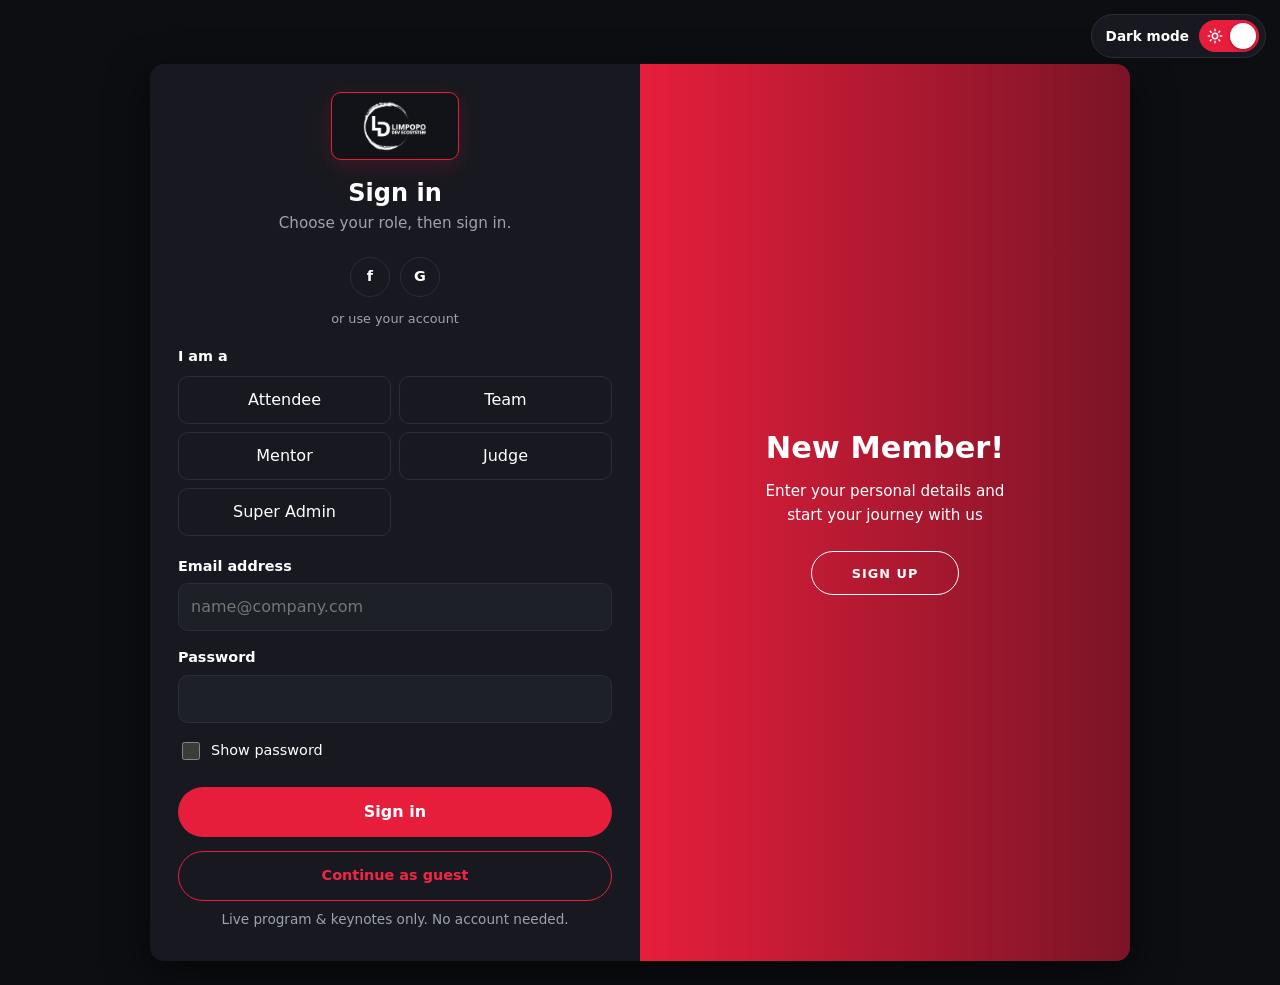
<file: index.html>
<!DOCTYPE html>
<!-- Author: NkosinathiM-ship -->
<html lang="en">
<head>
<meta charset="utf-8">
<meta name="viewport" content="width=device-width, initial-scale=1">
<title>Sign in or register</title>

<!-- Edited by NkosinathiM-ship: login page theme and relative asset paths. -->
<!-- Styles: all the CSS lives in css/login.css -->
<link rel="stylesheet" href="css/login.css">

<!-- Apply the saved theme, defaulting to the site's dark theme before paint. -->
<script>
  try{
    document.documentElement.dataset.theme = localStorage.getItem('theme') || 'dark';
  }catch(e){}
</script>
</head>

<!-- ==========================================================================
     LOGIN / REGISTRATION PAGE

     Page structure
     1. Overlay panel ... slides left/right to switch between "Sign in" and "New member"
     2. Auth view ....... role picker + sign-in / registration form
     3. Done view ....... account status

     Only one view is visible at a time. JavaScript switches between them
     using the "hidden" attribute.
     ========================================================================== -->
<body>

<!-- LIGHT / DARK SWITCH (top right): click to slide between light and dark -->
<button class="theme-toggle" id="theme-toggle" type="button" role="switch" aria-checked="false" aria-label="Dark mode">
  <span class="theme-text" id="theme-text" aria-hidden="true">Light mode</span>
  <span class="track" aria-hidden="true">
    <svg class="i-sun" viewBox="0 0 24 24" fill="none" stroke="currentColor" stroke-width="2.2" stroke-linecap="round" stroke-linejoin="round"><circle cx="12" cy="12" r="4"/><path d="M12 2v2M12 20v2M4.9 4.9l1.4 1.4M17.7 17.7l1.4 1.4M2 12h2M20 12h2M4.9 19.1l1.4-1.4M17.7 6.3l1.4-1.4"/></svg>
    <svg class="i-moon" viewBox="0 0 24 24" fill="none" stroke="currentColor" stroke-width="2.2" stroke-linecap="round" stroke-linejoin="round"><path d="M21 12.8A9 9 0 1 1 11.2 3a7 7 0 0 0 9.8 9.8z"/></svg>
    <span class="knob"></span>
  </span>
</button>

<main class="panel" id="panel" data-mode="login">

  <div class="body">

    <!-- ====================================================================
         2. AUTH VIEW
         Shown first. Used for both signing in and registering.
         ==================================================================== -->
    <section id="view-auth">
      <!-- Edited by NkosinathiM-ship: Limpopo Dev Ecosystem login branding. -->
      <img class="brand-logo" src="assets/logo-white.png" alt="Limpopo Dev Ecosystem">
      <!-- Heading and subtitle change depending on the active tab -->
      <h1 id="title">Welcome back</h1>
      <p class="sub" id="subtitle">Choose your role, then sign in.</p>

      <!-- PROGRESS (registration only): which of the 3 steps you are on -->
      <ol class="steps reg" id="steps" hidden aria-label="Registration progress">
        <li data-n="1"><b>1</b><span>About you</span></li>
        <li data-n="2"><b>2</b><span>Your work</span></li>
        <li data-n="3"><b>3</b><span>Finish</span></li>
      </ol>

      <!-- Social sign-in buttons (not connected yet: see js/login.js) -->
      <div class="social" data-step="1" role="group" aria-label="Sign in with a social account">
        <button class="soc" type="button" data-provider="Facebook" aria-label="Continue with Facebook">f</button>
        <button class="soc" type="button" data-provider="Google" aria-label="Continue with Google">G</button>
      </div>
      <p class="or" id="or-text" data-step="1">or use your account</p>

      <!-- novalidate: JavaScript does the validation so we control the messages -->
      <form id="form" novalidate>

        <!-- Form-level error (e.g. "Email or password is incorrect") -->
        <div class="form-err" id="form-err" role="alert"></div>

        <!-- ROLE PICKER (shown for both sign in and register) -->
        <fieldset data-step="1">
          <legend>I am a</legend>
          <div class="roles">
            <label class="role"><input type="radio" name="role" value="Attendee"><span>Attendee</span></label>
            <label class="role"><input type="radio" name="role" value="Team"><span>Team</span></label>
            <label class="role"><input type="radio" name="role" value="Mentor"><span>Mentor</span></label>
            <label class="role"><input type="radio" name="role" value="Judge"><span>Judge</span></label>
            <!-- Edited by NkosinathiM-ship: Super Admin role option. -->
            <label class="role"><input type="radio" name="role" value="Super Admin"><span>Super Admin</span></label>
          </div>
          <p class="err" id="e-role"></p>
        </fieldset>

        <!-- NOTE: elements with class "reg" are REGISTRATION-ONLY.
             They start hidden and are shown when "New member" is selected. -->

        <!-- PROFILE PHOTO (registration only) -->
        <div class="field reg" data-step="1" hidden>
          <p class="lbl" id="photo-label">Profile photo</p>
          <div class="photo-row">
            <div class="avatar" id="avatar" aria-hidden="true">
              <svg width="32" height="32" viewBox="0 0 24 24" fill="none" stroke="currentColor" stroke-width="1.8" stroke-linecap="round" stroke-linejoin="round"><circle cx="12" cy="8" r="4"/><path d="M4 21c0-4.4 3.6-7 8-7s8 2.6 8 7"/></svg>
            </div>
            <div>
              <!-- Real file input is visually hidden; the label next to it acts as the button -->
              <input class="sr" type="file" id="photo" accept="image/png,image/jpeg,image/webp" aria-labelledby="photo-label">
              <label class="btn-outline" for="photo" id="photo-btn">Choose photo</label>
              <button class="link" type="button" id="photo-remove" hidden>Remove</button>
              <p class="hint">JPG, PNG or WebP, up to 2 MB.</p>
            </div>
          </div>
          <p class="err" id="e-photo"></p>
        </div>

        <!-- Full name (registration only) -->
        <div class="field reg" data-step="1" hidden>
          <label class="l" for="fullname">Full Name</label>
          <input class="t" id="fullname" autocomplete="name">
          <p class="err" id="e-fullname"></p>
        </div>

        <!-- Email (sign in and register) -->
        <div class="field" data-step="1">
          <label class="l" for="email">Email address</label>
          <input class="t" id="email" type="email" autocomplete="email" placeholder="name@company.com">
          <p class="err" id="e-email"></p>
        </div>

        <!-- TEAM NAME (registration only, and only when the role is "Team").
             Not a "reg" element: JavaScript shows or hides it when a role is picked. -->
        <div class="field" id="team-field" data-step="2" hidden>
          <label class="l" for="team">Team name (Optional or New Team)</label>
          <input class="t" id="team" autocomplete="off" placeholder="e.g. Phoenix">
          <p class="err" id="e-team"></p>
        </div>

        <!-- Job title + Organisation, side by side (registration only) -->
        <div class="row reg" data-step="2" hidden>
          <div class="field">
            <label class="l" for="job">Job title</label>
            <input class="t" id="job" autocomplete="organization-title" placeholder="Product designer">
            <p class="err" id="e-job"></p>
          </div>
          <div class="field">
            <label class="l" for="org">Organisation</label>
            <input class="t" id="org" autocomplete="organization" placeholder="Your company or group">
            <p class="err" id="e-org"></p>
          </div>
        </div>

        <!-- Description (registration only), limited to 300 characters -->
        <div class="field reg" data-step="2" hidden>
          <label class="l" for="about">Bio & Background</label>
          <textarea id="about" maxlength="300" placeholder="A short description of what you do and what you're working on"></textarea>
          <p class="err" id="e-about"></p>
        </div>

        <!-- SKILLS & TECH STACK (registration only).
             Type a skill and press Enter / Add, or tap a suggestion. -->
        <div class="field reg" data-step="2" hidden>
          <label class="l" for="skill-input">Skills &amp; tech stack</label>
          <div class="skill-add">
            <input class="t" id="skill-input" autocomplete="off" maxlength="30" placeholder="Type a skill, e.g. Python">
            <button class="btn-outline" type="button" id="skill-add">Add</button>
          </div>
          <div class="chips picked" id="skill-list" aria-live="polite"></div>
          <p class="hint">Tap a suggestion or type your own. Up to 15.</p>
          <div class="chips suggest" id="skill-suggest"></div>
          <input type="hidden" id="skills">
          <p class="err" id="e-skills"></p>
        </div>

        <!-- SOCIAL LINKS (registration only, all optional) -->
        <fieldset class="reg" data-step="3" hidden>
          <legend>Social links (optional)</legend>
          <div class="row">
            <div class="field">
              <label class="l" for="linkedin">LinkedIn</label>
              <input class="t" id="linkedin" inputmode="url" autocomplete="off" placeholder="linkedin.com/in/yourname">
              <p class="err" id="e-linkedin"></p>
            </div>
            <div class="field">
              <label class="l" for="facebook">Facebook</label>
              <input class="t" id="facebook" inputmode="url" autocomplete="off" placeholder="facebook.com/yourname">
              <p class="err" id="e-facebook"></p>
            </div>
          </div>
          <div class="row">
            <div class="field">
              <label class="l" for="github">GitHub</label>
              <input class="t" id="github" inputmode="url" autocomplete="off" placeholder="github.com/yourname">
              <p class="err" id="e-github"></p>
            </div>
            <div class="field">
              <label class="l" for="website">Website / portfolio</label>
              <input class="t" id="website" inputmode="url" autocomplete="off" placeholder="yourname.com">
              <p class="err" id="e-website"></p>
            </div>
          </div>
        </fieldset>

        <!-- PASSWORD ROW: Password and Repeat password sit next to each other.
             On the Sign in tab "Repeat password" is hidden, so Password fills the row. -->
        <div class="row-pw" data-step="3">

          <!-- Password (sign in and register).
               JavaScript switches autocomplete between current-password and new-password. -->
          <div class="field">
            <label class="l" for="pw">Password</label>
            <input class="t" id="pw" type="password" autocomplete="current-password">
            <p class="err" id="e-pw"></p>
          </div>

          <!-- Repeat password (registration only) -->
          <div class="field reg" hidden>
            <label class="l" for="pw2">Repeat password</label>
            <input class="t" id="pw2" type="password" autocomplete="new-password">
            <p class="err" id="e-pw2"></p>
          </div>
        </div>

        <!-- Shows or hides the password in both password fields -->
        <label class="check" data-step="3"><input type="checkbox" id="show"> Show password</label>

        <!-- Button text changes: "Sign in" or "Create account" -->
        <!-- Sign in: just the Sign in button.
             Create account: Back / Next on steps 1-2, Back / Create account on step 3. -->
        <div class="step-nav">
          <button class="btn-outline" type="button" id="prev" hidden>Back</button>
          <button class="btn" type="button" id="next" hidden>Next</button>
          <button class="btn" id="submit" type="submit">Sign in</button>
        </div>

        <!-- Shown on small screens only (the sliding panel is hidden there) -->
        <p class="switch-mobile"><span id="switch-q">New here?</span> <button class="link" type="button" id="switch-btn">Create account</button></p>
      </form>
        <a class="btn-outline guest-access" href="live-program.html?access=guest" aria-label="Continue as a guest to the live program and keynotes only">Continue as guest</a>
        <p class="guest-access-note">Live program &amp; keynotes only. No account needed.</p>
    </section>
    <!-- ====================================================================
         3. DONE VIEW
         Account status screen.
         ==================================================================== -->
    <section id="view-done" class="center" hidden>

      <!-- Green tick icon -->
      <div class="tick" aria-hidden="true">
        <svg width="28" height="28" viewBox="0 0 24 24" fill="none" stroke="currentColor" stroke-width="2.5" stroke-linecap="round" stroke-linejoin="round"><path d="M5 12.5l4.5 4.5L19 7.5"/></svg>
      </div>

      <h1 id="done-title">You're in</h1>
      <p class="sub" id="done-sub"></p>

      <!-- PROFILE CARD: name, job title and organisation.
           JavaScript fills it in and hides it if there is nothing to show. -->
      <div class="profile" id="profile" hidden>
        <div class="phead">
          <div class="avatar big" id="done-avatar" hidden></div>
          <p class="pname" id="done-name"></p>
        </div>
        <p class="plabel">Professional title / Organisation</p>
        <p class="ptitle" id="done-job"></p>
        <p class="porg" id="done-org"></p>
        <ul class="plinks" id="done-links"></ul>
        <div class="chips picked" id="done-skills"></div>
      </div>

      <span class="badge" id="done-role"></span>

      <div style="margin-top:24px"><button class="btn" id="signout" type="button">Sign out</button></div>
    </section>

  </div><!-- /.body -->

  <!-- ======================================================================
       OVERLAY PANEL (the coloured side)
       Sits on the right while signing in and slides to the left when
       registering. JavaScript shows one of the two messages (hidden attribute).
       ====================================================================== -->
  <aside class="overlay" id="overlay">
    <div id="ov-login">
      <h2>New Member!</h2>
      <p>Enter your personal details and start your journey with us</p>
      <button class="ghost" type="button" id="go-register">Sign up</button>
    </div>
    <div id="ov-register" hidden>
      <h2>Welcome Back!</h2>
      <p>To keep connected with us please login with your personal info</p>
      <button class="ghost" type="button" id="go-login">Sign in</button>
    </div>
  </aside>
</main>

<!-- JavaScript: all the page logic lives in js/login.js.
     It is loaded at the end of the body so the HTML above exists first. -->
<script src="js/login.js"></script>
</body>
</html>
</file>
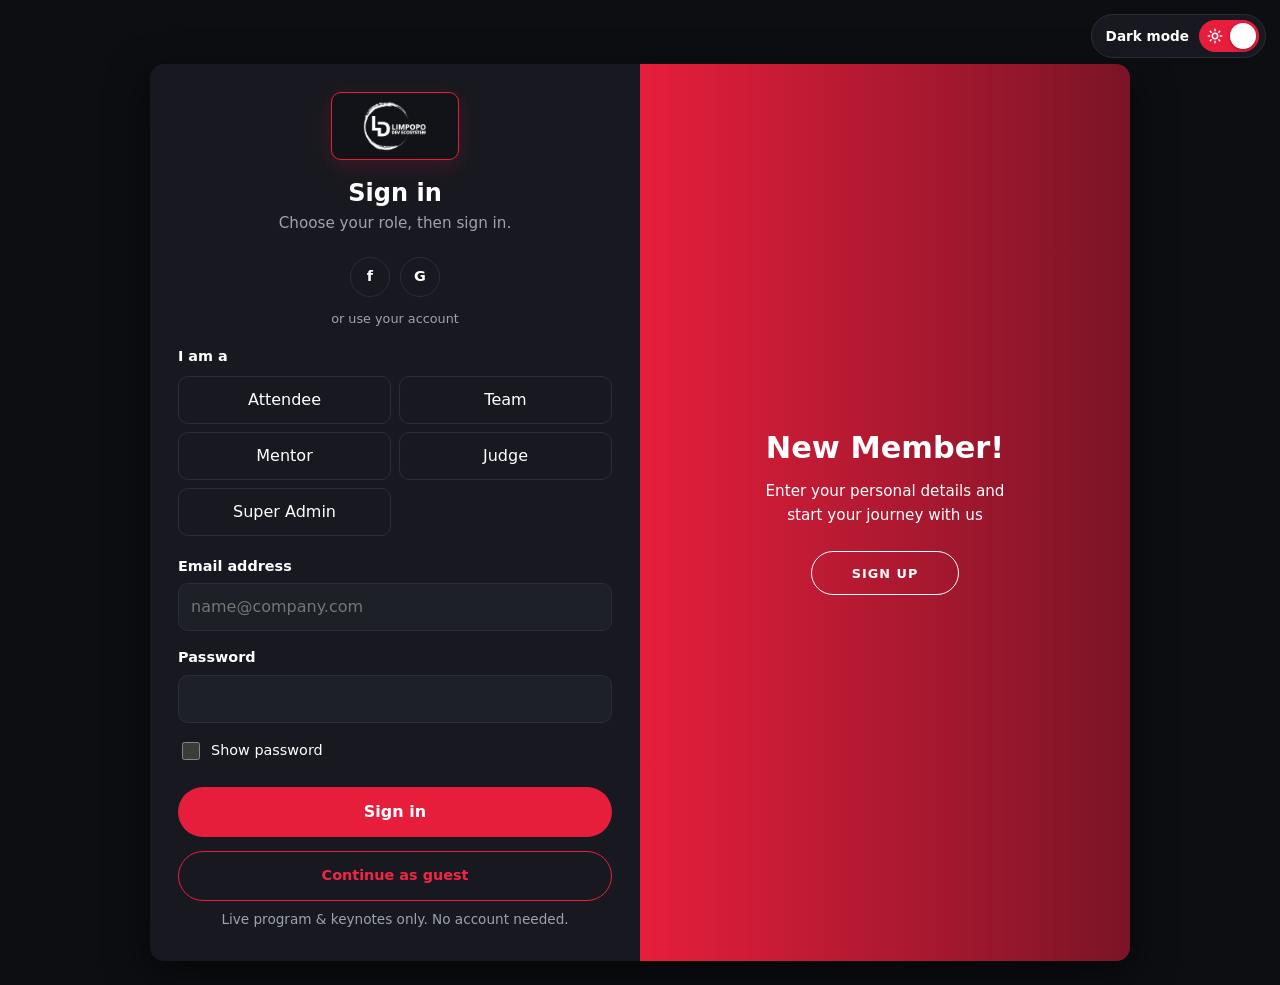
<file: judging-portal.html>
<!doctype html>
<!-- Author: NkosinathiM-ship -->
<html lang="en" data-theme="dark">
  <head>
    <meta charset="UTF-8" />
    <meta name="viewport" content="width=device-width, initial-scale=1, viewport-fit=cover" />
    <title>Limpopo Dev Ecosystem | Judging portal</title>
    <link rel="preconnect" href="https://fonts.googleapis.com" />
    <link rel="preconnect" href="https://fonts.gstatic.com" crossorigin />
    <link
      href="https://fonts.googleapis.com/css2?family=Archivo:wght@700;800&family=Inter:wght@400;500;700&family=JetBrains+Mono:wght@400;500;700&display=swap"
      rel="stylesheet"
    />
    <link rel="stylesheet" href="css/live-program.css" />
  </head>
  <body id="body">
    <!-- The shared app script applies role checks and renders the Judge/Admin view. -->
    <aside class="sidebar" id="sidebar" aria-label="Profile and settings"></aside>

    <div class="app" id="app">
      <header class="banner" id="banner"></header>
      <nav class="top-nav" id="topNav" aria-label="Main menu"></nav>
      <div class="divider" aria-hidden="true"></div>
      <div class="broadcast text-mono" id="broadcast" role="status"></div>

      <div class="app__main">
        <header class="page-header" id="pageHeader"></header>
        <main class="page" id="pageMain">
          <div id="pageContent"></div>
        </main>
      </div>
    </div>

    <aside class="qa-float" id="qaFloat" aria-label="Mini Q&amp;A"></aside>
    <script src="js/live-program.js" defer></script>
  </body>
</html>
</file>
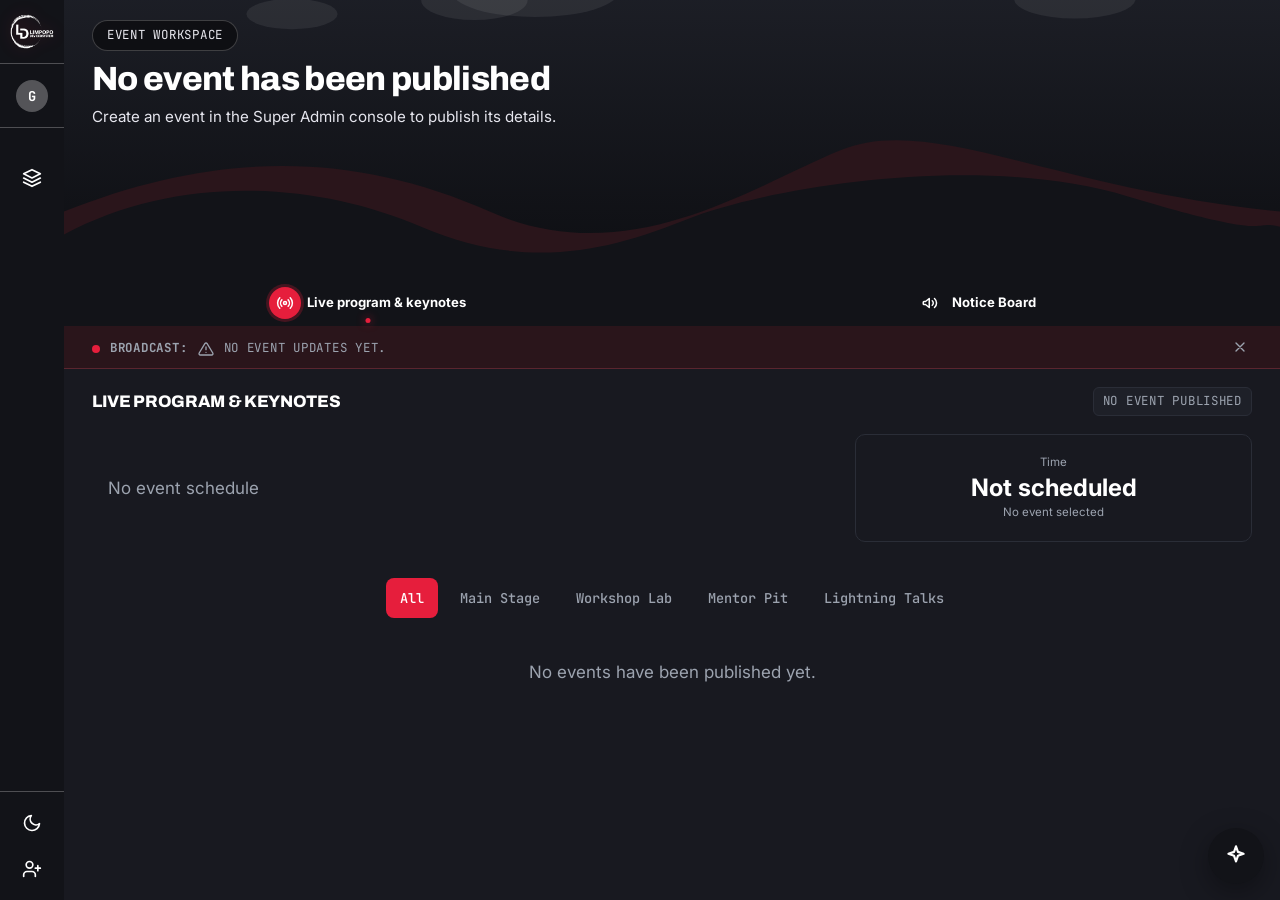
<file: live-program.html>
<!doctype html>
<!-- Author: NkosinathiM-ship -->
<html lang="en" data-theme="dark">
  <head>
    <meta charset="UTF-8" />
    <meta name="viewport" content="width=device-width, initial-scale=1, viewport-fit=cover" />
    <!-- Edited by NkosinathiM-ship: dedicated Live program page and asset paths. -->
    <title>Limpopo Dev Ecosystem | Live program &amp; keynotes</title>

    <link rel="preconnect" href="https://fonts.googleapis.com" />
    <link rel="preconnect" href="https://fonts.gstatic.com" crossorigin />
    <link
      href="https://fonts.googleapis.com/css2?family=Archivo:wght@700;800&family=Inter:wght@400;500;700&family=JetBrains+Mono:wght@400;500;700&display=swap"
      rel="stylesheet"
    />
    <link rel="stylesheet" href="css/live-program.css" />
  </head>

  <body id="body">
    <!-- Shared mount points rendered by js/live-program.js. -->
    <aside class="sidebar" id="sidebar" aria-label="Profile and settings"></aside>

    <div class="app" id="app">
      <header class="banner" id="banner"></header>
      <nav class="top-nav" id="topNav" aria-label="Main menu"></nav>
      <div class="divider" aria-hidden="true"></div>
      <div class="broadcast text-mono" id="broadcast" role="status"></div>

      <div class="app__main">
        <header class="page-header" id="pageHeader"></header>
        <main class="page" id="pageMain">
          <div id="pageContent"></div>
        </main>
      </div>
    </div>

    <aside class="qa-float" id="qaFloat" aria-label="Mini Q&amp;A"></aside>

    <script src="js/live-program.js" defer></script>
  </body>
</html>
</file>
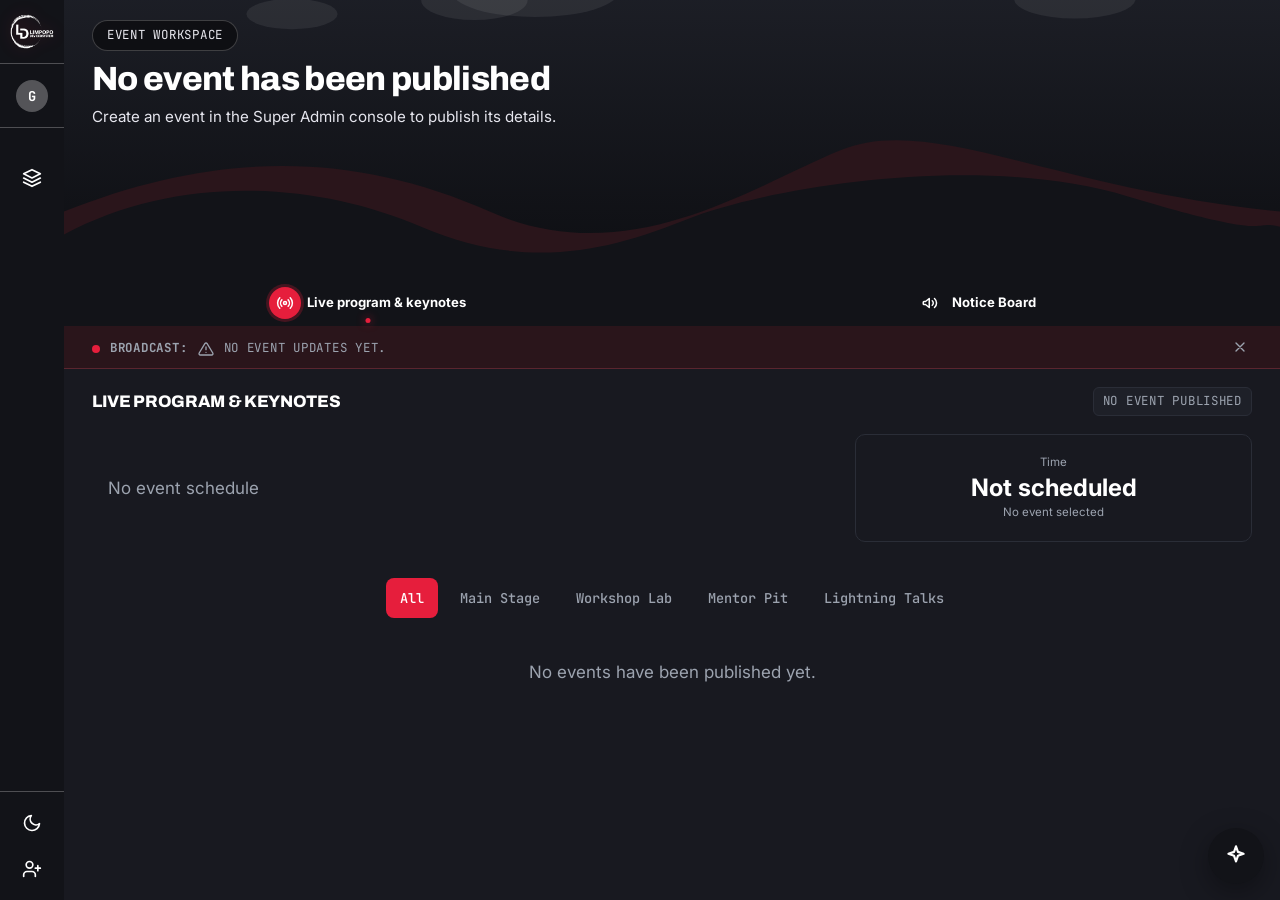
<file: team-directory.html>
<!doctype html>
<!-- Author: NkosinathiM-ship -->
<html lang="en" data-theme="dark">
  <head>
    <meta charset="UTF-8" />
    <meta name="viewport" content="width=device-width, initial-scale=1, viewport-fit=cover" />
    <title>Limpopo Dev Ecosystem | Team Directory</title>

    <link rel="preconnect" href="https://fonts.googleapis.com" />
    <link rel="preconnect" href="https://fonts.gstatic.com" crossorigin />
    <link
      href="https://fonts.googleapis.com/css2?family=Archivo:wght@700;800&family=Inter:wght@400;500;700&family=JetBrains+Mono:wght@400;500;700&display=swap"
      rel="stylesheet"
    />
    <link rel="stylesheet" href="css/live-program.css" />
  </head>

  <body id="body">
    <!-- The shared app script selects the Team Directory view for this route. -->
    <aside class="sidebar" id="sidebar" aria-label="Profile and settings"></aside>

    <div class="app" id="app">
      <header class="banner" id="banner"></header>
      <nav class="top-nav" id="topNav" aria-label="Main menu"></nav>
      <div class="divider" aria-hidden="true"></div>
      <div class="broadcast text-mono" id="broadcast" role="status"></div>

      <div class="app__main">
        <header class="page-header" id="pageHeader"></header>
        <main class="page" id="pageMain">
          <div id="pageContent"></div>
        </main>
      </div>
    </div>

    <aside class="qa-float" id="qaFloat" aria-label="Mini Q&amp;A"></aside>

    <script src="js/live-program.js" defer></script>
  </body>
</html>
</file>
<file: css/login.css>
/* Author: NkosinathiM-ship */
/* ==========================================================================
   LOGIN / REGISTRATION PAGE STYLES

   Contents
   1. Design tokens (colours, radius)
   2. Base and page layout
   3. Panel and tabs
   4. Headings and text
   5. Role picker
   6. Form fields (inputs, errors, hints)
   7. Buttons and links
   8. Messages (notice, form error)
   9. Account status
   10. Success screen
   11. Utilities
   12. Responsive and accessibility
   ========================================================================== */


/* ==========================================================================
   1. DESIGN TOKENS
   Change colours here and they update across the whole page.
   ========================================================================== */
:root{
  /* Text and surfaces */
  --ink:#1b2a41;          /* main text */
  --muted:#5b6778;        /* secondary text */
  --line:#d5dbe5;         /* borders */
  --bg:#eef1f6;           /* page background */
  --card:#fff;            /* panel background */

  /* Brand / accent */
  --accent:#17979a;
  --accent-dark:#0f7478;  /* hover and selected text */
  --accent-soft:#e1f4f4;  /* selected role background */

  /* Status colours */
  --err:#b42318;
  --ok:#067647;
  --ok-soft:#e6f6ee;

  /* Extra surfaces and states (so dark mode can change them) */
  --field:#f3f5f7;        /* input background */
  --soft:#f7f8fb;         /* chips, profile card */
  --hover-line:#aab4c5;   /* role card hover border */
  --on-accent:#fff;       /* text on accent buttons */
  --notice-text:#04512f;
  --err-bg:#fdecea;
  --shadow:rgba(30,40,70,.18);
  --ov-a:#1a9fa2;         /* coloured side gradient */
  --ov-b:#0f7f84;

  /* Shape */
  --radius:10px;
}

/* Edited by NkosinathiM-ship: charcoal and crimson login theme. */
/* DARK MODE: same variables, darker values.
   Applied when <html data-theme="dark"> (set by the switch in the top right). */
:root[data-theme="dark"]{
  color-scheme:dark;      /* dark scrollbars and form controls */
  --ink:#ffffff;
  --muted:#9ca3af;
  --line:#2a2d37;
  --bg:#0d0e12;
  --card:#181920;
  --accent:#e61e3c;
  --accent-dark:#f42544;
  --accent-soft:#2a151b;
  --err:#ff8a80;
  --ok:#5fd39b;
  --ok-soft:#12372a;
  --field:#1e2028;
  --soft:#1e2028;
  --hover-line:#5a252f;
  --on-accent:#ffffff;
  --notice-text:#a8ecc9;
  --err-bg:#3d1f22;
  --shadow:rgba(0,0,0,.55);
  --ov-a:#e61e3c;
  --ov-b:#7a1426;
}


/* ==========================================================================
   2. BASE AND PAGE LAYOUT
   ========================================================================== */
*{
  box-sizing:border-box;
}

html,body{
  margin:0;
}

/* Centres the panel in the middle of the screen */
body{
  font-family:system-ui,-apple-system,"Segoe UI",Roboto,sans-serif;
  color:var(--ink);
  background:var(--bg);
  min-height:100dvh;
  display:flex;
  align-items:center;
  justify-content:center;
  padding:64px 16px 24px;   /* extra top space for the theme switch */
  line-height:1.5;
  transition:background .3s,color .3s;
}


/* ==========================================================================
   3. PANEL AND TABS
   The white card, plus the "Sign in" / "New member" tabs at the top.
   ========================================================================== */
.panel{
  position:relative;
  width:100%;
  max-width:980px;
  display:grid;
  grid-template-columns:1fr 1fr;     /* form side + coloured side */
  background:var(--card);
  border-radius:14px;
  box-shadow:0 14px 40px var(--shadow);
  overflow:hidden;
}

/* THE SLIDE: in register mode the form moves right and the coloured panel
   moves left, so they swap places. */
.body,
.overlay{
  transition:transform .6s ease;
}

.panel[data-mode="register"] .body{
  transform:translateX(100%);
}

.panel[data-mode="register"] .overlay{
  transform:translateX(-100%);
}

/* Account status screen: one centred card, no sliding panel */
.panel.solo{
  grid-template-columns:1fr;
  max-width:480px;
}

.panel.solo .overlay{
  display:none;
}

.panel.solo .body{
  transform:none;
}

/* The coloured side */
.overlay{
  z-index:2;                         /* passes over the form while sliding */
  display:flex;
  align-items:center;
  justify-content:center;
  padding:32px;
  text-align:center;
  color:#fff;
  background:linear-gradient(90deg,var(--ov-a),var(--ov-b));
}

.overlay h2{
  margin:0 0 12px;
  font-size:1.9rem;
  line-height:1.2;
  font-weight:700;
}

.overlay p{
  max-width:260px;
  margin:0 auto 24px;
  font-size:.95rem;
  line-height:1.6;
}

/* Outlined white pill button on the coloured side */
.ghost{
  font:inherit;
  font-size:.8rem;
  font-weight:600;
  letter-spacing:.08em;
  text-transform:uppercase;
  min-height:44px;
  padding:0 40px;
  color:#fff;
  background:transparent;
  border:1.5px solid #fff;
  border-radius:99px;
  cursor:pointer;
}

.ghost:hover{
  background:rgba(255,255,255,.18);
}

.ghost:focus-visible{
  outline:3px solid #fff;
  outline-offset:3px;
}

/* Inner padding for everything under the tabs */
.body{
  padding:28px 28px 32px;
}


/* ==========================================================================
   4. HEADINGS AND TEXT
   ========================================================================== */
h1{
  font-size:1.5rem;
  line-height:1.25;
  margin:0 0 4px;
  font-weight:650;
}

/* Sign in / Create account heading is centred, like the reference design */
#view-auth h1,
#view-auth .sub{
  text-align:center;
}

/* Edited by NkosinathiM-ship: red-accented white logo styling. */
.brand-logo{
  display:block;
  width:128px;
  height:68px;
  object-fit:contain;
  margin:0 auto 18px;
  padding:8px;
  border:1px solid var(--accent);
  border-radius:var(--radius);
  background:#121318;
  box-shadow:0 6px 20px rgba(230,30,60,.18);
}

/* Round social buttons (f, G+, in) and the "or use..." line */
.social{
  display:flex;
  justify-content:center;
  gap:10px;
  margin:0 0 12px;
}

.soc{
  width:40px;
  height:40px;
  font:inherit;
  font-size:.9rem;
  font-weight:700;
  color:var(--ink);
  background:var(--card);
  border:1px solid var(--line);
  border-radius:50%;
  cursor:pointer;
}

.soc:hover{
  color:var(--accent-dark);
  border-color:var(--accent);
}

.or{
  margin:0 0 18px;
  text-align:center;
  font-size:.8rem;
  color:var(--muted);
}

/* "New here? Create account" link, shown on small screens only */
.switch-mobile{
  display:none;
  margin:14px 0 0;
  text-align:center;
  font-size:.9rem;
  color:var(--muted);
}

/* Small grey line under a heading */
.sub{
  margin:0 0 22px;
  color:var(--muted);
  font-size:.95rem;
}


/* ==========================================================================
   5. ROLE PICKER
   Attendee / Team / Mentor / Judge.
   The real radio buttons are hidden; the <span> next to each is the
   visible card that changes when its radio is checked.
   ========================================================================== */
fieldset{
  border:0;
  padding:0;
  margin:0 0 20px;
}

legend{
  font-weight:600;
  font-size:.9rem;
  margin-bottom:8px;
  padding:0;
}

/* 2 x 2 grid of role cards */
.roles{
  display:grid;
  grid-template-columns:1fr 1fr;
  gap:8px;
}

/* Hide the radio visually but keep it available to keyboards and screen readers */
.role input{
  position:absolute;
  opacity:0;
  pointer-events:none;
}

/* Default look of a role card */
.role span{
  display:flex;
  align-items:center;
  justify-content:center;
  min-height:48px;
  border:1.5px solid var(--line);
  border-radius:var(--radius);
  font-weight:500;
  cursor:pointer;
  text-align:center;
  padding:6px 8px;
  transition:background .15s,border-color .15s;
}

.role span:hover{
  border-color:var(--hover-line);
}

/* Selected role */
.role input:checked + span{
  border-color:var(--accent);
  background:var(--accent-soft);
  color:var(--accent-dark);
  font-weight:600;
}

/* Keyboard focus ring */
.role input:focus-visible + span{
  outline:3px solid #8fd3d5;
  outline-offset:2px;
}


/* ==========================================================================
   6. FORM FIELDS
   ========================================================================== */

/* Two fields side by side (first name + surname) */
.row{
  display:grid;
  grid-template-columns:1fr 1fr;
  gap:12px;
}

/* Password + Repeat password side by side.
   Flexbox (not a fixed 2-column grid) so that on the Sign in tab, where
   "Repeat password" is hidden, Password simply fills the full width. */
.row-pw{
  display:flex;
  gap:12px;
  align-items:flex-start;
}

.row-pw .field{
  flex:1;
  min-width:0;            /* lets the inputs shrink instead of overflowing */
}

/* Wrapper for one label + input + error */
.field{
  margin-bottom:16px;
}

/* Label above the input */
label.l,
.lbl{
  display:block;
  font-weight:600;
  font-size:.9rem;
  margin-bottom:6px;
}

/* Text inputs and the description box */
input.t,
textarea{
  width:100%;
  font:inherit;
  font-size:1rem;
  min-height:48px;        /* comfortable touch size */
  padding:10px 12px;
  border:1.5px solid var(--line);
  border-radius:var(--radius);
  background:var(--field);
  color:var(--ink);
}

textarea{
  min-height:92px;
  resize:vertical;
}

input.t:focus,
textarea:focus{
  outline:3px solid #8fd3d5;
  outline-offset:0;
  border-color:var(--accent);
}

/* Red border when JavaScript marks a field invalid */
[aria-invalid="true"]{
  border-color:var(--err) !important;
}

/* Error text under a field */
.err{
  color:var(--err);
  font-size:.85rem;
  margin:6px 0 0;
  min-height:0;
}

/* Collapse the error line when there is no message */
.err:empty{
  display:none;
}

/* Helper text under a field (e.g. password rule) */
.hint{
  color:var(--muted);
  font-size:.85rem;
  margin:6px 0 0;
}

/* "Show password" checkbox row */
.check{
  display:flex;
  align-items:center;
  gap:8px;
  font-size:.9rem;
  margin:-4px 0 20px;
  cursor:pointer;
  min-height:32px;
}

.check input{
  width:18px;
  height:18px;
  accent-color:var(--accent);
}


/* ==========================================================================
   7. BUTTONS AND LINKS
   ========================================================================== */

/* Main full-width button (Sign in or Create account) */
.btn{
  font:inherit;
  font-size:1rem;
  font-weight:600;
  width:100%;
  min-height:50px;
  border:0;
  border-radius:99px;
  background:var(--accent);
  color:var(--on-accent);
  cursor:pointer;
}

.btn:hover{
  background:var(--accent-dark);
}

.btn:focus-visible{
  outline:3px solid #8fd3d5;
  outline-offset:2px;
}

/* While waiting for the server (JavaScript sets aria-busy="true") */
.btn[aria-busy="true"]{
  opacity:.7;
  cursor:progress;
}

/* Text-style button (e.g. "Back") */
.link{
  font:inherit;
  background:none;
  border:0;
  color:var(--accent-dark);
  text-decoration:underline;
  cursor:pointer;
  padding:6px 0;
  font-size:.9rem;
}


/* ==========================================================================
   8. MESSAGES
   ========================================================================== */

/* Green confirmation ("Account created...") */
.notice{
  background:var(--ok-soft);
  color:var(--notice-text);
  border-radius:var(--radius);
  padding:12px 14px;
  font-size:.92rem;
  margin:0 0 20px;
}

/* Red error at the top of the form (e.g. wrong password) */
.form-err{
  background:var(--err-bg);
  color:var(--err);
  border-radius:var(--radius);
  padding:10px 12px;
  font-size:.9rem;
  margin:0 0 16px;
}

.form-err:empty{
  display:none;
}


/* ==========================================================================
   9. ACCOUNT STATUS
   Green tick circle and role badge.
   ========================================================================== */
.tick{
  width:56px;
  height:56px;
  border-radius:50%;
  background:var(--ok-soft);
  color:var(--ok);
  display:flex;
  align-items:center;
  justify-content:center;
  margin:0 auto 16px;
}

/* Profile card: name, professional title and organisation */
.profile{
  text-align:left;
  background:var(--soft);
  border:1px solid var(--line);
  border-radius:var(--radius);
  padding:14px 16px;
  margin:0 0 16px;
}

.pname{
  font-size:1.05rem;
  font-weight:650;
  margin:0 0 12px;
}

/* Small uppercase caption above title and organisation */
.plabel{
  font-size:.72rem;
  font-weight:600;
  letter-spacing:.06em;
  text-transform:uppercase;
  color:var(--muted);
  margin:0 0 4px;
}

.ptitle{
  font-weight:600;
  margin:0;
}

.porg{
  color:var(--muted);
  margin:0;
}

.badge{
  display:inline-block;
  background:var(--accent-soft);
  color:var(--accent-dark);
  font-weight:600;
  font-size:.85rem;
  padding:4px 12px;
  border-radius:99px;
}


/* ==========================================================================
   PROFILE BUILDER: photo, skills / tech stack tags, social links
   ========================================================================== */

/* Visually hidden but still usable with a keyboard and screen reader */
.sr{
  position:absolute;
  width:1px;
  height:1px;
  overflow:hidden;
  clip:rect(0 0 0 0);
  white-space:nowrap;
}

/* Photo picker: round preview on the left, buttons on the right */
.photo-row{
  display:flex;
  align-items:center;
  gap:16px;
}

.avatar{
  width:72px;
  height:72px;
  flex:none;
  border-radius:50%;
  background:var(--accent-soft) center/cover no-repeat;
  color:var(--accent-dark);
  border:1px solid var(--line);
  display:flex;
  align-items:center;
  justify-content:center;
}

.avatar.has-img svg{
  display:none;
}

.avatar.big{
  width:56px;
  height:56px;
}

/* Outlined secondary button (Choose photo, Add) */
.btn-outline{
  display:inline-flex;
  align-items:center;
  justify-content:center;
  min-height:44px;
  padding:0 16px;
  font:inherit;
  font-size:.9rem;
  font-weight:600;
  color:var(--accent-dark);
  background:var(--card);
  border:1.5px solid var(--accent);
  border-radius:var(--radius);
  cursor:pointer;
}

.btn-outline:hover{
  background:var(--accent-soft);
}

.guest-access{
  width:100%;
  min-height:50px;
  margin-top:14px;
  border-radius:99px;
  text-decoration:none;
}

.guest-access-note{
  margin:8px 0 0;
  color:var(--muted);
  font-size:.85rem;
  text-align:center;
}

.sr:focus-visible + .btn-outline{
  outline:3px solid #8fd3d5;
  outline-offset:2px;
}

/* Skill input row: text box + Add button */
.skill-add{
  display:flex;
  gap:8px;
}

.skill-add .t{
  flex:1;
  min-width:0;
}

/* Skill tags ("chips"): chosen skills and suggestions */
.chips{
  display:flex;
  flex-wrap:wrap;
  gap:6px;
  margin-top:8px;
}

.chips:empty{
  display:none;
}

.chip{
  font:inherit;
  font-size:.85rem;
  font-weight:500;
  min-height:32px;
  padding:4px 12px;
  color:var(--ink);
  background:var(--soft);
  border:1px solid var(--line);
  border-radius:99px;
  cursor:pointer;
}

span.chip{
  cursor:default;
}

/* Chosen skills are highlighted */
.chips.picked .chip{
  color:var(--accent-dark);
  background:var(--accent-soft);
  border-color:var(--accent);
}

.chips.suggest .chip:hover{
  border-color:var(--accent);
}

.chips.suggest .chip:disabled{
  opacity:.4;
  cursor:default;
}

/* Success screen: photo + name row, and social links */
.phead{
  display:flex;
  align-items:center;
  gap:12px;
  margin:0 0 12px;
}

.phead .pname{
  margin:0;
}

.plinks{
  list-style:none;
  display:flex;
  flex-wrap:wrap;
  gap:6px 14px;
  padding:0;
  margin:12px 0 0;
}

.plinks:empty{
  display:none;
}

.plinks a{
  color:var(--accent-dark);
  font-size:.9rem;
}

/* ==========================================================================
   THEME SWITCH (light / dark)
   A sliding on/off switch in the top right: the knob sits on the sun side in
   light mode and slides to the moon side in dark mode. Its look follows
   <html data-theme="..."> so it is correct from the first paint.
   ========================================================================== */
.theme-toggle{
  position:absolute;
  top:14px;
  right:14px;
  display:flex;
  align-items:center;
  gap:10px;
  min-height:44px;
  padding:0 6px 0 14px;
  font:inherit;
  font-size:.85rem;
  font-weight:600;
  color:var(--ink);
  background:var(--card);
  border:1px solid var(--line);
  border-radius:99px;
  cursor:pointer;
}

.theme-toggle:hover{
  border-color:var(--accent);
}

.theme-toggle:focus-visible{
  outline:3px solid #8fd3d5;
  outline-offset:2px;
}

/* The sliding track */
.track{
  position:relative;
  display:block;
  width:60px;
  height:32px;
  border-radius:99px;
  background:var(--line);
  transition:background .25s;
}

:root[data-theme="dark"] .track{
  background:var(--accent);
}

/* Sun (left) and moon (right) icons sit on the track */
.track svg{
  position:absolute;
  top:8px;
  width:16px;
  height:16px;
  color:var(--ink);
}

:root[data-theme="dark"] .track svg{
  color:var(--on-accent);
}

.i-sun{ left:8px; }
.i-moon{ right:8px; }

/* The round knob that slides */
.knob{
  position:absolute;
  top:3px;
  left:3px;
  width:26px;
  height:26px;
  border-radius:50%;
  background:#fff;
  box-shadow:0 1px 3px rgba(0,0,0,.35);
  transition:transform .25s;
}

:root[data-theme="dark"] .knob{
  transform:translateX(28px);
}


/* ==========================================================================
   REGISTRATION STEPS (3 parts)
   Elements carry data-step="1|2|3". In Create account mode only the ones that
   match the current step are shown. Sign in mode ignores steps completely.
   ========================================================================== */
.panel[data-mode="register"] #view-auth[data-current="1"] [data-step]:not([data-step="1"]),
.panel[data-mode="register"] #view-auth[data-current="2"] [data-step]:not([data-step="2"]),
.panel[data-mode="register"] #view-auth[data-current="3"] [data-step]:not([data-step="3"]){
  display:none !important;
}

/* The social links group sits right above the password row, so it needs
   less space below it than a normal group */
fieldset[data-step="3"]{
  margin-bottom:4px;
}

/* Progress row: (1) About you - (2) Your work - (3) Finish */
.steps{
  display:flex;
  justify-content:center;
  align-items:center;
  gap:8px;
  list-style:none;
  margin:0 0 20px;
  padding:0;
}

.steps li{
  display:flex;
  align-items:center;
  gap:6px;
  font-size:.8rem;
  color:var(--muted);
}

/* Line between the steps */
.steps li + li::before{
  content:"";
  width:18px;
  height:2px;
  background:var(--line);
}

/* Numbered circle */
.steps b{
  display:flex;
  align-items:center;
  justify-content:center;
  width:24px;
  height:24px;
  font-size:.75rem;
  border:1.5px solid var(--line);
  border-radius:50%;
}

.steps li[aria-current="step"]{
  color:var(--ink);
  font-weight:600;
}

.steps li[aria-current="step"] b{
  color:var(--on-accent);
  background:var(--accent);
  border-color:var(--accent);
}

.steps li.done b{
  color:var(--accent-dark);
  background:var(--accent-soft);
  border-color:var(--accent);
}

/* Back + Next / Create account side by side */
.step-nav{
  display:flex;
  gap:10px;
}

.step-nav .btn{
  flex:1;
  width:auto;
}

.step-nav .btn-outline{
  min-height:50px;
  padding:0 24px;
  border-radius:99px;
}

/* Small phones: show only the name of the current step */
@media (max-width:440px){
  .steps li:not([aria-current="step"]) span{
    display:none;
  }
}

/* ==========================================================================
   11. UTILITIES
   ========================================================================== */
.center{
  text-align:center;
}

/* Makes the HTML "hidden" attribute always win (JavaScript uses it to switch views) */
[hidden]{
  display:none !important;
}


/* ==========================================================================
   12. RESPONSIVE AND ACCESSIBILITY
   ========================================================================== */

/* Small phones: tighter padding and stacked form fields */
@media (max-width:760px){
  .panel{
    grid-template-columns:1fr;
    max-width:480px;
  }
  .overlay{
    display:none;               /* replaced by the link under the button */
  }
  .panel:not(.solo){
    min-height:0;               /* equal-size card is for the two-panel layout only */
  }
  .panel[data-mode="register"] .body{
    transform:none;
  }
  .switch-mobile{
    display:block;
  }
}

@media (max-width:440px){
  .body{
    padding:22px 18px 26px;
  }
  .row{
    grid-template-columns:1fr;
  }
  .row-pw{
    flex-direction:column;   /* stack the two password fields on small phones */
    gap:0;
  }
}

/* Respect users who prefer less motion */
@media (prefers-reduced-motion:reduce){
  *{
    transition:none !important;
  }
}
</file>
<file: css/live-program.css>
/* Author: NkosinathiM-ship */
/* ==========================================================================
   This file controls how the page looks.

   Contents:
   1. Design values
   2. Basic page styles
   3. Helper and state styles
   4. Buttons, boxes, and page sections
   5. Animations
   6. Screen size changes
   ========================================================================== */


/* ==========================================================================
   1. DESIGN TOKENS
   ========================================================================== */
:root {
  /* ---- Fonts ---- */
  --font-body: Inter, system-ui, sans-serif;
  --font-heading: Archivo, Inter, sans-serif;
  --font-heading-alt: Archivo, sans-serif;
  --font-mono: "JetBrains Mono", ui-monospace, monospace;

  /* ---- Font sizes (the number is the size x 100, e.g. --fs-85 = .85rem) ---- */
  --fs-base: 17px;
  --fs-62: 0.62rem;
  --fs-68: 0.68rem;
  --fs-64: 0.64rem;
  --fs-70: 0.70rem;
  --fs-74: 0.74rem;
  --fs-72: 0.72rem;
  --fs-78: 0.78rem;
  --fs-82: 0.82rem;
  --fs-85: 0.85rem;
  --fs-90: 0.9rem;
  --fs-95: 0.95rem;
  --fs-100: 1rem;
  --fs-105: 1.05rem;
  --fs-120: 1.2rem;
  --fs-125: 1.25rem;
  --fs-135: 1.35rem;
  --fs-150: 1.5rem;
  --fs-banner-title: clamp(1.3rem, 3vw, 2.1rem);
  --fs-session-title: clamp(1.3rem, 2.6vw, 1.8rem);
  --lh-base: 1.65;
  --lh-control: 1.4;
  --lh-nav: 1.15;
  --lh-small: 1.2;
  --rem-h-gap: 0.5rem;
  --rem-p-top: 0.35rem;
  --rem-p-bottom: 1rem;
  --lh-tight: 1.1;
  --ls-tight: -0.02em;
  --ls-label: 0.06em;
  --ls-name: 0.04em;
  --ls-caption: 0.08em;

  /* ---- Spacing scale (the number is the size in px) ---- */
  --space-0: 0;
  --space-2: 2px;
  --space-3: 3px;
  --space-4: 4px;
  --space-6: 6px;
  --space-8: 8px;
  --space-9: 9px;
  --space-10: 10px;
  --space-11: 11px;
  --space-13: 13px;
  --space-12: 12px;
  --space-14: 14px;
  --space-16: 16px;
  --space-18: 18px;
  --space-20: 20px;
  --space-22: 22px;
  --space-24: 24px;
  --space-26: 26px;
  --space-28: 28px;
  --space-40: 40px;
  --space-80: 80px;

  /* ---- Radii ---- */
  --radius-6: 6px;
  --radius-8: 8px;
  --radius-10: 10px;
  --radius-12: 12px;
  --radius-14: 14px;
  --radius-16: 16px;
  --radius-28: 28px;
  --radius-round: 50%;
  --radius-none: 0;
  --radius-pill: 999px;

  /* ---- Borders and focus ---- */
  --border-w: 1px;
  --border-w-thick: 3px;
  --outline-w: 2px;
  --outline-offset: 2px;
  --outline-offset-inset: -2px;

  /* ---- Component sizes ---- */
  --rail: 64px;                 /* collapsed sidebar width (shrinks on phones, see RESPONSIVE) */
  --sidebar-open-w: 260px;
  --row-h: 64px;                /* logo row and profile row in the sidebar */
  --item-h: 46px;               /* nav links and sidebar buttons */
  --control-h: 42px;            /* buttons, inputs and selects */
  --control-h-sm: 40px;
  --control-h-xs: 34px;
  --avatar: 32px;
  --nav-icon: 32px;
  --theme-icon: 20px;
  --sidebar-icon-gutter: 20px;  /* icon width used to centre icons inside the rail */
  --logo-w: 44px;
  --logo-w-open: 76px;
  --countdown-card-h: 76px;
  --countdown-card-h-sm: 64px;
  --dot: 8px;
  --check: 22px;
  --score-input-w: 96px;
  --send-btn-w: 46px;
  --card-min-w: 220px;
  --panel-max-w: 520px;
  --banner-min-h: clamp(170px, 24vw, 280px);
  --qa-fab: 56px;
  --qa-panel-w: 380px;
  --qa-panel-h: 560px;
  --measure-summary: 60ch;
  --measure-about: 58ch;
  --pill-dot: 5px;

  /* ---- Z-index scale ---- */
  --z-under: 0;
  --z-base: 1;
  --z-overlay: 2;
  --z-canvas: 3;
  --z-banner: 40;
  --z-sidebar: 50;
  --z-qa: 60;

  /* ---- Motion ---- */
  --dur-fast: 0.15s;
  --dur-quick: 0.2s;
  --dur-base: 0.25s;
  --dur-medium: 0.28s;
  --dur-slow: 0.3s;
  --dur-theme: 0.35s;
  --dur-fab: 0.42s;
  --dur-collapse: 0.5s;
  --dur-theme-icon: 0.55s;
  --dur-flip: 0.56s;
  --dur-glitch: 0.9s;
  --dur-warn: 1s;
  --dur-lock: 2.4s;
  --delay-text: 0.08s;
  --delay-glitch-1: 0.05s;
  --delay-glitch-2: 0.1s;
  --delay-glitch-3: 0.15s;
  --delay-glitch-4: 0.2s;
  --delay-fab: 0.18s;
  --ease-out: cubic-bezier(0.2, 0.8, 0.2, 1);
  --ease-standard: cubic-bezier(0.4, 0, 0.2, 1);

  /* ---- Fixed colours (the same in light and dark) ---- */
  --color-on-accent: #fff;
  --color-banner-text: #fff;
  --color-chip-text: #e8e8ee;
  --color-banner-summary: #e6e6ee;
  --color-burgundy: #2a151b;
  --color-callout: #fce8ec;
  --color-callout-line: #f3b4c0;
  --color-glitch-cyan: #00e5ff;
  --color-glitch-pink: #ff2d6f;
  --white-a18: rgba(255, 255, 255, 0.18);
  --white-a20: rgba(255, 255, 255, 0.2);
  --white-a22: rgba(255, 255, 255, 0.22);
  --white-a25: rgba(255, 255, 255, 0.25);
  --white-a28: rgba(255, 255, 255, 0.28);
  --white-a30: rgba(255, 255, 255, 0.3);
  --white-a35: rgba(255, 255, 255, 0.35);
  --white-a50: rgba(255, 255, 255, 0.5);
  --white-a85: rgba(255, 255, 255, 0.85);
  --ink-a70: rgba(10, 10, 14, 0.7);
  --accent-rgb: 230, 30, 60;
  --accent-a75: rgba(var(--accent-rgb), 0.75);
  --accent-a24: rgba(var(--accent-rgb), 0.24);
  --fill-start: rgba(42, 21, 27, 0.97);
  --fill-mid: rgba(42, 21, 27, 0.82);
  --fill-end: rgba(36, 6, 20, 0);
  --banner-overlay: linear-gradient(180deg, rgba(8, 8, 12, 0.35), rgba(8, 8, 12, 0.7));

  /* ---- Shadows and glows ---- */
  --shadow-sidebar: 6px 0 28px rgba(0, 0, 0, 0.35);
  --shadow-banner-pinned: 0 8px 24px rgba(0, 0, 0, 0.4);
  --shadow-fab: 0 8px 28px rgba(0, 0, 0, 0.35);
  --shadow-badge-frozen: 0 0 14px rgba(var(--accent-rgb), 0.55);
  --shadow-dot-glow: 0 0 8px #fff;
  --ring-active-icon: 0 0 0 3px var(--white-a35), 0 0 14px var(--white-a85);
  --glow-off: 0 0 0 rgba(var(--accent-rgb), 0);
  --glow-warn: 0 0 12px rgba(var(--accent-rgb), 0.35);
  --glow-lock-off: 0 0 0 rgba(var(--accent-rgb), 0), inset 0 0 0 rgba(var(--accent-rgb), 0);
  --glow-lock-on: 0 0 18px rgba(var(--accent-rgb), 0.45), inset 0 0 12px rgba(var(--accent-rgb), 0.2);

  /* ---- Pixel-dissolve palette (js/live-program.js reads these) ---- */
  --pixel-1: #e61e3c;
  --pixel-2: #f42544;
  --pixel-3: #7a1426;
  --pixel-4: #ffffff;
  --pixel-5: #2a151b;
  --pixel-6: #2a2d37;

  /* ---- Banner behaviour (js/live-program.js reads --banner-shrink and writes --banner-h, --banner-fill-progress, --banner-scale) ---- */
  --banner-shrink: 0.2;         /* share of the banner that scrolls away before it pins */
  --banner-fill-max: 20%;       /* how far the side fill spreads in from each edge */
  --banner-h: 280px;

  /* ---- Page-level layout ---- */
  --safe-top: env(safe-area-inset-top, 0px);
  --safe-bottom: env(safe-area-inset-bottom, 0px);
  --safe-right: env(safe-area-inset-right, 0px);
  --page-pad-x: var(--space-28);
  --page-pad-x-sm: var(--space-18);

  /* ---- Theme colours: LIGHT is the default. Dark blocks below swap the same names. ---- */
  --color-bg: #f3f3f6;
  --color-panel: #fff;
  --color-panel-alt: #f7f7fa;
  --color-line: #dcdde5;
  --color-text: #16171d;
  --color-text-soft: #62647a;
  --color-accent: #e61e3c;
  --color-violet: #5a49f0;
  --color-ok: #0b9367;
  --color-warning: #a86a0a;
  --color-countdown-card: var(--color-panel-alt);
  --color-brand: var(--color-accent);   /* sidebar, nav bar and Q&A bubble */

  box-sizing: border-box;
  padding-top: var(--safe-top);
  padding-bottom: var(--safe-bottom);
}
/* Edited by NkosinathiM-ship: charcoal surfaces and crimson app palette. */
@media (prefers-color-scheme: dark) {
  :root:not([data-theme="light"]) {
    --color-bg: #0d0e12;
    --color-panel: #181920;
    --color-panel-alt: #1e2028;
    --color-line: #2a2d37;
    --color-text: #ffffff;
    --color-text-soft: #9ca3af;
    --color-accent: #e61e3c;
    --color-violet: #e61e3c;
    --color-ok: #2fd49c;
    --color-warning: #f5b942;
    --color-countdown-card: #181920;
    --color-brand: #121318;
    --color-callout: #2a151b;
    --color-callout-line: #5a252f;
  }
}
:root[data-theme="dark"] {
  --color-bg: #0d0e12;
  --color-panel: #181920;
  --color-panel-alt: #1e2028;
  --color-line: #2a2d37;
  --color-text: #ffffff;
  --color-text-soft: #9ca3af;
  --color-accent: #e61e3c;
  --color-violet: #e61e3c;
  --color-ok: #2fd49c;
  --color-warning: #f5b942;
  --color-countdown-card: #181920;
  --color-brand: #121318;
  --color-callout: #2a151b;
  --color-callout-line: #5a252f;
}
@media (max-width: 700px) {
  /* On small screens, make the side bar a bit narrower. */
  :root { --rail: 56px; }
}


/* ==========================================================================
   2. BASE
   ========================================================================== */
html { scroll-padding-top: var(--safe-top); }
* { box-sizing: border-box; }
body {
  margin: var(--space-0);
  padding-left: var(--rail);
  background: var(--color-bg);
  color: var(--color-text);
  font: var(--fs-base) / var(--lh-base) var(--font-body);
  overflow-x: clip;
}
h1, h2, h3 {
  font-family: var(--font-heading);
  font-weight: 800;
  letter-spacing: var(--ls-tight);
  line-height: var(--lh-tight);
  margin: var(--space-0) var(--space-0) var(--rem-h-gap);
}
h3 { font-size: var(--fs-120); }
p { margin: var(--rem-p-top) var(--space-0) var(--rem-p-bottom); }
svg { flex: none; }
:focus-visible {
  outline: var(--outline-w) solid var(--color-accent);
  outline-offset: var(--outline-offset);
}


/* ==========================================================================
   3. UTILITIES AND STATE CLASSES
   ========================================================================== */
.u-text-soft { color: var(--color-text-soft); }
.u-text-strong { color: var(--color-text); }
.u-mt-20 { margin-top: var(--space-20); }
.u-mb-6 { margin: var(--space-0) var(--space-0) var(--space-6); }

/* Small uppercase monospace labels */
.text-mono,
.pill,
.text-label {
  font-family: var(--font-mono);
  font-size: var(--fs-78);
  letter-spacing: var(--ls-label);
  text-transform: uppercase;
}

/* A row of items that wraps when space runs out */
.cluster {
  display: flex;
  flex-wrap: wrap;
  gap: var(--space-10);
  align-items: center;
}
.cluster--center { justify-content: center; }

/* ---- State classes. js/live-program.js adds and removes these; it never writes inline styles. ---- */
.is-hidden { display: none !important; }
.is-collapsing {
  box-sizing: border-box;
  overflow: hidden;
  height: var(--collapse-height);
  transition:
    height var(--dur-collapse) var(--ease-standard),
    padding var(--dur-collapse) var(--ease-standard),
    margin-top var(--dur-collapse) var(--ease-standard),
    border-top-width var(--dur-collapse) var(--ease-standard);
}
.is-collapsed {
  height: var(--space-0);
  padding-top: var(--space-0);
  padding-bottom: var(--space-0);
  margin-top: var(--space-0);
  border-top-width: var(--space-0);
}
.is-dissolving {
  position: relative;
  pointer-events: none;
}
.is-dissolving > :not(canvas) { opacity: calc(1 - var(--dissolve, 0)); }
.pixel-canvas {
  position: absolute;
  left: var(--space-0);
  top: var(--space-0);
  width: 100%;
  height: 100%;
  pointer-events: none;
  image-rendering: pixelated;
  z-index: var(--z-canvas);
}


/* ==========================================================================
   4. COMPONENTS
   ========================================================================== */

/* ---------- Buttons ---------- */
.btn {
  display: inline-flex;
  align-items: center;
  gap: var(--space-8);
  min-height: var(--control-h);
  padding: var(--space-0) var(--space-14);
  border-radius: var(--radius-8);
  border: var(--border-w) solid var(--color-line);
  background: var(--color-panel);
  color: var(--color-text);
  font: 500 var(--fs-95) var(--font-body);
  cursor: pointer;
}
.btn:hover { border-color: var(--color-text-soft); }
.btn--primary {
  background: var(--color-accent);
  border-color: var(--color-accent);
  color: var(--color-on-accent);
  font-weight: 700;
}
.btn--center { justify-content: center; }

/* ---------- Small outlined pills (status badge, date, topic filters) ---------- */
.pill {
  border: var(--border-w) solid var(--color-line);
  background: var(--color-panel-alt);
  border-radius: var(--radius-6);
  padding: var(--space-3) var(--space-9);
  color: var(--color-text-soft);
}
.pill--ok { color: var(--color-ok); border-color: var(--color-ok); }
.pill--button { cursor: pointer; line-height: var(--lh-control); }
.pill--button:hover { border-color: var(--color-accent); color: var(--color-text); }
.pill--button.is-active {
  background: var(--color-accent);
  border-color: var(--color-accent);
  color: var(--color-on-accent);
}
.pill--frozen {
  background: var(--color-accent);
  border-color: var(--color-accent);
  color: var(--color-on-accent);
  box-shadow: var(--shadow-badge-frozen);
}

/* ---------- Form controls ---------- */
.form {
  display: grid;
  grid-template-columns: minmax(0, 1fr);
  gap: var(--space-14);
}
.form__split {
  display: grid;
  grid-template-columns: minmax(0, 1fr) minmax(0, 1fr);
  gap: var(--space-12);
}
.form__error {
  color: var(--color-accent);
  font-weight: 700;
  margin: var(--space-0);
  min-height: 1.2em;
}
.form__hint { color: var(--color-text-soft); }
.form.is-loading .btn { opacity: 0.6; pointer-events: none; }
.form.has-error .form__error { text-decoration: underline; text-underline-offset: var(--space-3); }
.field {
  display: grid;
  gap: var(--space-4);
  min-width: 0;
  font-weight: 500;
}
.field--check {
  display: flex;
  align-items: center;
  gap: var(--space-10);
}
.input {
  font: inherit;
  color: var(--color-text);
  background: var(--color-panel-alt);
  border: var(--border-w) solid var(--color-line);
  border-radius: var(--radius-8);
  padding: var(--space-9) var(--space-12);
  min-height: var(--control-h);
}
.field .input:not(.input--check),
.form__split .input {
  width: 100%;
  min-width: 0;
  max-width: 100%;
  box-sizing: border-box;
}
textarea.input { resize: vertical; line-height: var(--lh-control); }
.input[type="datetime-local"] { font-size: var(--fs-90); padding-right: var(--space-8); }
.input--check {
  width: var(--check);
  height: var(--check);
  min-height: var(--space-0);
}
.notice {
  padding: var(--space-10) var(--space-14);
  border-radius: var(--radius-8);
  border: var(--border-w) solid var(--color-violet);
  background: var(--color-panel);
}

/* ---------- Panels and cards ---------- */
.panel,
.info-card {
  background: var(--color-panel);
  border: var(--border-w) solid var(--color-line);
  border-radius: var(--radius-14);
  padding: var(--space-26) var(--space-28);
  margin-bottom: var(--space-22);
}
.panel--narrow {
  max-width: var(--panel-max-w);
  display: grid;
  gap: var(--space-18);
}
.panel--narrow > * { margin: var(--space-0); }
.panel--auth {
  width: 100%;
  margin: var(--space-24) auto var(--space-22);
}
.card-grid {
  display: grid;
  grid-template-columns: repeat(auto-fit, minmax(var(--card-min-w), 1fr));
  gap: var(--space-16);
  margin-top: var(--space-16);
  align-items: stretch;
}
.card-grid--spaced { margin-top: var(--space-20); }
.info-card {
  margin: var(--space-0);
  display: flex;
  flex-direction: column;
  gap: var(--space-6);
}
.info-card__title,
.info-card__text { margin: var(--space-0); }
.info-card .rsvp-button { margin-top: var(--space-12); align-self: flex-start; }
.score-row {
  display: flex;
  align-items: center;
  justify-content: space-between;
  gap: var(--space-12);
  margin-top: auto;
  padding-top: var(--space-6);
  font-weight: 500;
}
.score-row__input {
  width: var(--score-input-w);
  text-align: center;
  font-weight: 700;
}
.empty-state { text-align: center; margin: var(--space-40) var(--space-0); }

/* ---------- Tabs ---------- */
.tabs {
  display: flex;
  flex-wrap: wrap;
  gap: var(--space-8);
  margin: var(--space-16) var(--space-0) var(--space-26);
}
.tabs--center { justify-content: center; }
.tabs--flush { margin: var(--space-0); }
.tab {
  border: 0;
  border-radius: var(--radius-8);
  padding: var(--space-8) var(--space-14);
  background: none;
  color: var(--color-text-soft);
  cursor: pointer;
  font: 500 var(--fs-85) var(--font-mono);
  min-height: var(--control-h-sm);
}
.tab:hover { background: var(--color-panel-alt); }
.tab.is-active { background: var(--color-accent); color: var(--color-on-accent); }

/* ---------- Layout shell ---------- */
/* The side bar takes a fixed space, and the rest of the page uses the remaining width. */
.app {
  width: 100%;
  max-width: none;
  margin: var(--space-0);
  background: var(--color-panel);
  border-radius: var(--radius-none);
  overflow: hidden;
  overflow: clip;
  min-height: 100vh;
}
.app__main { min-width: 0; }
.page {
  max-width: none;
  padding: var(--space-20) var(--page-pad-x) var(--space-80);
}
.divider { height: var(--border-w-thick); background: var(--color-burgundy); }

/* ---------- Sidebar ---------- */
/* This stays above page content but below the floating Q&A box. */
.sidebar {
  position: fixed;
  z-index: var(--z-sidebar);
  top: var(--space-0);
  left: var(--space-0);
  bottom: var(--space-0);
  width: var(--rail);
  display: flex;
  flex-direction: column;
  padding: var(--safe-top) var(--space-0) var(--safe-bottom);
  background: var(--color-brand);
  color: var(--color-on-accent);
  overflow: hidden;
  transition: width var(--dur-medium) var(--ease-out), box-shadow var(--dur-medium);
}
.sidebar:hover,
.sidebar:focus-within {
  width: var(--sidebar-open-w);
  box-shadow: var(--shadow-sidebar);
}
.sidebar :focus-visible { outline-color: var(--color-on-accent); outline-offset: var(--outline-offset-inset); }
.sidebar__text {
  display: flex;
  flex-direction: column;
  min-width: 0;
  white-space: nowrap;
  font-weight: 700;
  font-size: var(--fs-90);
  opacity: 0;
  transition: opacity var(--dur-fast);
}
.sidebar__text--grow { flex: 1; }
.sidebar:hover .sidebar__text,
.sidebar:focus-within .sidebar__text {
  opacity: 1;
  transition: opacity var(--dur-base) var(--delay-text);
}
.sidebar__logo {
  height: var(--row-h);
  flex: none;
  display: flex;
  align-items: center;
  padding: var(--space-0) calc((var(--rail) - var(--logo-w)) / 2);
  border-bottom: var(--border-w) solid var(--white-a25);
}
/* Edited by NkosinathiM-ship: crimson accent on the ecosystem logo. */
.sidebar__logo-img {
  display: block;
  width: var(--logo-w);
  height: auto;
  filter: drop-shadow(0 0 8px var(--accent-a24));
  transition: width var(--dur-medium) var(--ease-out);
}
.sidebar:hover .sidebar__logo-img,
.sidebar:focus-within .sidebar__logo-img { width: var(--logo-w-open); }
.sidebar__user {
  display: flex;
  align-items: center;
  gap: var(--space-14);
  height: var(--row-h);
  flex: none;
  padding: var(--space-0) calc((var(--rail) - var(--avatar)) / 2);
  border-bottom: var(--border-w) solid var(--white-a25);
}
.sidebar__avatar {
  width: var(--avatar);
  height: var(--avatar);
  flex: none;
  border-radius: var(--radius-round);
  display: grid;
  place-items: center;
  background: var(--white-a28);
  font: 700 var(--fs-85) var(--font-mono);
}
.sidebar__name {
  overflow: hidden;
  text-overflow: ellipsis;
  text-transform: uppercase;
  letter-spacing: var(--ls-name);
}
.sidebar__role {
  font: 500 var(--fs-68) var(--font-mono);
  text-transform: uppercase;
  letter-spacing: var(--ls-label);
  opacity: 0.85;
}
.sidebar__main {
  flex: 1;
  padding: var(--space-12) var(--space-0);
  overflow-x: hidden;
  overflow-y: auto;
  scrollbar-width: none;
}
.sidebar__event {
  display: flex;
  align-items: center;
  gap: var(--space-14);
  padding: var(--space-6) calc((var(--rail) - var(--sidebar-icon-gutter)) / 2);
}
.sidebar__event-label {
  font-weight: 500;
  opacity: 0.85;
  margin-bottom: var(--space-4);
}
.sidebar__select {
  width: 100%;
  min-height: var(--control-h-sm);
  padding: var(--space-6) var(--space-10);
  border-radius: var(--radius-8);
  border: var(--border-w) solid var(--white-a50);
  background: var(--white-a18);
  color: var(--color-on-accent);
  font: 700 var(--fs-85) var(--font-body);
  cursor: pointer;
}
.sidebar__select option { color: var(--color-text); background: var(--color-panel); }
.sidebar__footer {
  flex: none;
  padding: var(--space-8) var(--space-0);
  border-top: var(--border-w) solid var(--white-a25);
}
.sidebar__item {
  display: flex;
  align-items: center;
  gap: var(--space-14);
  width: 100%;
  height: var(--item-h);
  padding: var(--space-0) calc((var(--rail) - var(--sidebar-icon-gutter)) / 2);
  background: transparent;
  border: 0;
  border-radius: var(--radius-none);
  color: inherit;
  font: inherit;
  text-align: left;
  cursor: pointer;
}
.sidebar__item:hover { background: var(--white-a22); }

/* Sun / moon toggle: both icons are stacked and swap with a spin-and-fade */
.theme-icon {
  position: relative;
  width: var(--theme-icon);
  height: var(--theme-icon);
  flex: none;
}
.theme-icon__glyph {
  position: absolute;
  inset: 0;
  transition: transform var(--dur-theme-icon) var(--ease-standard), opacity var(--dur-theme);
}
:root[data-theme="dark"] .theme-icon__glyph--sun { opacity: 0; transform: rotate(-90deg) scale(0.3); }
:root[data-theme="dark"] .theme-icon__glyph--moon { opacity: 1; transform: none; }
:root:not([data-theme="dark"]) .theme-icon__glyph--moon { opacity: 0; transform: rotate(90deg) scale(0.3); }
:root:not([data-theme="dark"]) .theme-icon__glyph--sun { opacity: 1; transform: none; }
:root[data-theme="dark"] .sidebar__switch-text--to-dark { display: none; }
:root:not([data-theme="dark"]) .sidebar__switch-text--to-light { display: none; }

/* ---------- Banner (sticky; shrinks and gains a side fill as you scroll) ---------- */
/* The banner sits in front of the page but behind the menu areas. */
.banner {
  position: sticky;
  top: calc(var(--banner-h) * var(--banner-shrink) * -1);
  z-index: var(--z-banner);
  display: flex;
  flex-direction: column;
  justify-content: flex-start;
  min-height: var(--banner-min-h);
  padding: var(--space-20) var(--page-pad-x);
  border: 0;
  border-radius: var(--radius-none);
  color: var(--color-banner-text);
  background-image: var(--banner-image);
  background-size: cover;
  background-position: center bottom;
  transition: box-shadow var(--dur-slow) var(--ease-out);
}
.banner.is-pinned { box-shadow: var(--shadow-banner-pinned); }
.banner::before,
.banner::after {
  content: "";
  position: absolute;
  top: var(--space-0);
  bottom: var(--space-0);
  width: var(--banner-fill-max);
  z-index: var(--z-under);
  pointer-events: none;
  transform: scaleX(var(--banner-fill-progress, 0));
  will-change: transform;
  transition: transform var(--dur-quick) var(--ease-out);
}
.banner::before {
  left: var(--space-0);
  transform-origin: left center;
  background: linear-gradient(90deg, var(--fill-start), var(--fill-mid) 55%, var(--fill-end));
}
.banner::after {
  right: var(--space-0);
  transform-origin: right center;
  background: linear-gradient(270deg, var(--fill-start), var(--fill-mid) 55%, var(--fill-end));
}
.banner__inner {
  position: relative;
  z-index: var(--z-base);
  flex: 1 1 auto;
  display: flex;
  flex-direction: column;
  transform: scale(var(--banner-scale, 1));
  transform-origin: center bottom;
  will-change: transform;
  transition: transform var(--dur-quick) var(--ease-out);
}
.banner__top {
  display: flex;
  flex-wrap: wrap;
  gap: var(--space-10);
  align-items: center;
  margin: var(--space-0);
  padding: var(--space-0);
}
.banner__chip {
  background: var(--ink-a70);
  border: var(--border-w) solid var(--white-a20);
  border-radius: var(--radius-pill);
  padding: var(--space-4) var(--space-14);
  color: var(--color-chip-text);
}
.banner__action { margin-left: auto; }
.banner__title {
  font-size: var(--fs-banner-title);
  max-width: none;
  margin: var(--space-10) var(--space-0) var(--space-6);
}
.banner__summary {
  margin: var(--space-0) var(--space-0) var(--space-10);
  max-width: var(--measure-summary);
  font-size: var(--fs-95);
  color: var(--color-banner-summary);
}

/* Edited by NkosinathiM-ship: role-aware active and placeholder navigation. */
/* ---------- Top navigation ---------- */
.top-nav__list {
  display: flex;
  gap: var(--space-4);
  margin: var(--space-0);
  padding: var(--space-0) var(--space-10);
  list-style: none;
  background: var(--color-brand);
  overflow-x: auto;
  min-height: var(--item-h);
  scrollbar-width: none;
  -ms-overflow-style: none;
}
.top-nav__list::-webkit-scrollbar { display: none; height: 0; }
.top-nav :focus-visible { outline-color: var(--color-on-accent); outline-offset: var(--outline-offset-inset); }
.top-nav__link {
  position: relative;
  display: flex;
  align-items: center;
  background: transparent;
  border: var(--border-w) solid transparent;
  font: inherit;
  cursor: pointer;
  width: auto;
  height: var(--item-h);
  padding: var(--space-0) var(--space-14) var(--space-0) var(--space-8);
  gap: var(--space-8);
  border-radius: var(--radius-none);
  color: var(--color-on-accent);
  white-space: nowrap;
}
.top-nav__label { font-weight: 700; font-size: var(--fs-90); }
.top-nav__icon {
  width: var(--nav-icon);
  height: var(--nav-icon);
  border-radius: var(--radius-round);
  display: grid;
  place-items: center;
  transition: background var(--dur-base), color var(--dur-base), box-shadow var(--dur-base);
}
.top-nav__link:hover .top-nav__icon { background: var(--white-a25); }
.top-nav__link.is-active .top-nav__icon {
  background: var(--color-accent);
  color: var(--color-on-accent);
  box-shadow: 0 0 0 3px var(--accent-a24);
}
.top-nav__link:disabled { color: var(--color-text-soft); cursor: not-allowed; opacity: 0.62; }
.top-nav__link:disabled:hover .top-nav__icon { background: transparent; }
.top-nav__link.is-active::after {
  content: "";
  position: absolute;
  left: 50%;
  bottom: var(--space-2);
  width: var(--pill-dot);
  height: var(--pill-dot);
  border-radius: var(--radius-round);
  background: var(--color-accent);
  box-shadow: 0 0 8px var(--accent-a75);
  transform: translateX(-50%);
}

/* Edited by NkosinathiM-ship: burgundy broadcast callout styling. */
/* ---------- Broadcast bar ---------- */
.broadcast {
  display: flex;
  align-items: center;
  gap: var(--space-10);
  padding: var(--space-6) var(--page-pad-x);
  background: var(--color-callout);
  color: var(--color-text-soft);
  border-bottom: var(--border-w) solid var(--color-callout-line);
  overflow: hidden;
}
.broadcast__viewport { flex: 1 1 auto; min-width: 0; overflow: hidden; }
.broadcast__track { display: flex; width: max-content; }
.broadcast__track.is-scrolling { animation: broadcast-scroll 24s linear infinite; }
.broadcast__message { flex: none; padding-right: var(--space-40); white-space: nowrap; }
.broadcast__track:not(.is-scrolling) .broadcast__message--copy { display: none; }
.broadcast:hover .broadcast__track,
.broadcast:focus-within .broadcast__track { animation-play-state: paused; }
@keyframes broadcast-scroll {
  to { transform: translateX(-50%); }
}
.broadcast__dot {
  width: var(--dot);
  height: var(--dot);
  border-radius: var(--radius-round);
  background: var(--color-accent);
  flex: none;
}
.broadcast__close {
  margin-left: auto;
  background: none;
  border: 0;
  color: inherit;
  cursor: pointer;
  padding: var(--space-4);
}

/* ---------- Page header: title, status badge and countdown ---------- */
.page-header {
  display: block;
  padding: var(--space-18) var(--page-pad-x) var(--space-0);
  border: 0;
}
.page-header__toolbar {
  display: flex;
  flex-wrap: wrap;
  gap: var(--space-12);
  justify-content: space-between;
  align-items: center;
}
.page-header__title {
  margin: var(--space-0);
  font: 800 var(--fs-105) var(--font-heading-alt);
  letter-spacing: var(--ls-tight);
  text-transform: uppercase;
}

/* ---------- Countdown: four unit cards plus the Time card ---------- */
.countdown {
  position: relative;
  display: grid;
  grid-template-columns: minmax(0, 4fr) minmax(0, 2.1fr);
  gap: var(--space-8);
  align-items: stretch;
  margin-top: var(--space-18);
}
.countdown__units {
  display: grid;
  grid-template-columns: repeat(4, minmax(0, 1fr));
  gap: var(--space-8);
  border: 0;
  height: 100%;
}
.countdown__unit,
.countdown__target {
  box-sizing: border-box;
  min-height: var(--countdown-card-h);
  display: flex;
  flex-direction: column;
  align-items: center;
  justify-content: center;
  gap: var(--space-6);
  padding: var(--space-10) var(--space-6);
  text-align: center;
  background: var(--color-countdown-card);
  border: var(--border-w) solid var(--color-line);
  border-radius: var(--radius-10);
}
.countdown__value,
.countdown__target-time {
  font-weight: 700;
  line-height: 1;
  color: var(--color-text);
  font-variant-numeric: tabular-nums;
}
.countdown__value { font-size: var(--fs-135); }
.countdown__target-time { font-size: var(--fs-150); }
.countdown__label,
.countdown__target-label {
  font-size: var(--fs-72);
  line-height: var(--lh-small);
  color: var(--color-text-soft);
}
.countdown__caption.is-frozen {
  color: var(--color-accent);
  font-family: var(--font-mono);
  font-weight: 700;
  letter-spacing: var(--ls-caption);
}

/* ---------- Live program: topic pills, session cards ---------- */
.session {
  position: relative;
  text-align: center;
  padding: var(--space-20) var(--space-8);
  border-top: var(--border-w) dashed var(--color-line);
}
.session:first-of-type { border-top: 0; }
.session__title {
  font-size: var(--fs-session-title);
  margin: var(--space-0) var(--space-0) var(--space-4);
  color: var(--color-accent);
}
.session__time {
  font-weight: 700;
  width: fit-content;
  max-width: 100%;
  margin: var(--space-4) auto;
}
.session__about {
  max-width: var(--measure-about);
  margin: var(--space-6) auto var(--space-10);
}
.session__speaker {
  color: var(--color-accent);
  margin: var(--space-0) var(--space-0) var(--space-12);
}
.live-pill {
  background: var(--color-accent);
  color: var(--color-on-accent);
  border-radius: var(--radius-6);
  padding: var(--space-2) var(--space-8);
  font-weight: 700;
  font-size: var(--fs-72);
}
.rsvp-button {
  display: inline-flex;
  align-items: center;
  gap: var(--space-8);
  min-height: var(--control-h);
  padding: var(--space-0) var(--space-14);
  border-radius: var(--radius-8);
  border: var(--border-w) solid var(--color-line);
  background: var(--color-panel-alt);
  color: var(--color-text-soft);
  font: 500 var(--fs-85) var(--font-mono);
  cursor: pointer;
  white-space: nowrap;
}
.rsvp-button:hover { color: var(--color-text); border-color: var(--color-text-soft); }
.rsvp-button.is-done { color: var(--color-ok); border-color: var(--color-ok); }

/* ---------- Super Admin console ---------- */
.directory-hub {
  display: grid;
  gap: var(--space-20);
  animation: directory-enter var(--dur-base) var(--ease-out) both;
}
.directory-welcome {
  display: flex;
  align-items: center;
  justify-content: space-between;
  gap: var(--space-20);
  padding: var(--space-40) var(--space-0) var(--space-28);
}
.directory-welcome h1 {
  margin: var(--space-0);
  font-size: clamp(2.2rem, 6vw, 3.6rem);
  line-height: 1.02;
  letter-spacing: -0.04em;
  animation: directory-slide-in var(--dur-medium) var(--ease-out) both;
}
.directory-welcome h1 span,
.directory-eyebrow { color: var(--color-accent); }
.directory-eyebrow,
.directory-stat-card small,
.directory-pill,
.directory-team-status,
.directory-resource-icon,
.directory-time,
.directory-form-note,
.directory-broadcast-footer,
.directory-schedule-footnote,
.directory-quiet-label {
  font: 700 var(--fs-68)/var(--lh-small) var(--font-mono);
  letter-spacing: var(--ls-caption);
  text-transform: uppercase;
}
.directory-eyebrow { margin: var(--space-0) var(--space-0) var(--space-8); }
.directory-subheading { max-width: 52ch; margin: var(--space-12) var(--space-0) var(--space-0); color: var(--color-text-soft); }
.directory-welcome-mark {
  position: relative;
  width: 74px;
  height: 74px;
  flex: none;
  display: grid;
  place-items: center;
  border: var(--border-w) solid var(--color-accent);
  border-radius: var(--radius-16);
  background: color-mix(in srgb, var(--color-accent) 12%, var(--color-panel));
  color: var(--color-accent);
  font: 800 2rem var(--font-heading);
  transition: transform var(--dur-base) var(--ease-out), box-shadow var(--dur-base);
}
.directory-welcome-mark:hover { transform: rotate(-3deg) scale(1.04); box-shadow: var(--shadow-fab); }
.directory-welcome-mark i {
  position: absolute;
  right: -8px;
  bottom: -8px;
  padding: var(--space-3) var(--space-8);
  border: 2px solid var(--color-bg);
  border-radius: var(--radius-8);
  background: var(--color-accent);
  color: var(--color-on-accent);
  font: 700 var(--fs-68) var(--font-mono);
  font-style: normal;
}
.directory-stats {
  display: grid;
  grid-template-columns: repeat(3, minmax(0, 1fr));
  gap: var(--space-14);
  margin-bottom: var(--space-2);
}
.directory-stats article {
  display: flex;
  align-items: center;
  gap: var(--space-14);
  min-height: 96px;
  padding: var(--space-18) var(--space-20);
  border: var(--border-w) solid var(--color-line);
  border-radius: var(--radius-14);
  background: var(--color-panel);
  transition: transform var(--dur-base) var(--ease-out), border-color var(--dur-fast);
}
.directory-stats article:hover { transform: translateY(-3px); border-color: color-mix(in srgb, var(--color-accent) 45%, var(--color-line)); }
.directory-stat-icon {
  width: 42px;
  height: 42px;
  flex: none;
  display: grid;
  place-items: center;
  border-radius: var(--radius-10);
  background: color-mix(in srgb, var(--color-accent) 12%, var(--color-panel));
  color: var(--color-accent);
}
.directory-stats strong,
.directory-stats small { display: block; }
.directory-stats strong { font: 800 var(--fs-150) var(--font-heading); line-height: 1; }
.directory-stats small { margin-top: var(--space-6); color: var(--color-text-soft); }
.directory-main-grid {
  display: grid;
  grid-template-columns: minmax(0, 1.55fr) minmax(300px, .85fr);
  align-items: start;
  gap: var(--space-20);
}
.directory-primary,
.directory-side { display: grid; gap: var(--space-20); min-width: 0; }
.directory-panel {
  padding: var(--space-26);
  border: var(--border-w) solid var(--color-line);
  border-radius: var(--radius-14);
  background: var(--color-panel);
  box-shadow: var(--shadow-fab);
  animation: directory-slide-in var(--dur-medium) var(--ease-out) both;
}
.directory-section-heading {
  display: flex;
  align-items: center;
  justify-content: space-between;
  gap: var(--space-12);
}
.directory-section-heading h2 { margin: var(--space-0); font-size: var(--fs-150); }
.directory-section-heading h2 span { color: var(--color-text-soft); font: 500 var(--fs-100) var(--font-body); letter-spacing: 0; }
.directory-section-heading .directory-eyebrow { margin-bottom: var(--space-6); }
.directory-pill {
  padding: var(--space-5) var(--space-10);
  border: var(--border-w) solid var(--color-line);
  border-radius: var(--radius-6);
  background: var(--color-panel-alt);
  color: var(--color-text-soft);
  white-space: nowrap;
}
.directory-pill--accent {
  border-color: var(--color-accent);
  background: color-mix(in srgb, var(--color-accent) 12%, var(--color-panel));
  color: var(--color-accent);
}
.directory-section-intro,
.directory-notice-intro { margin: var(--space-12) var(--space-0) var(--space-20); color: var(--color-text-soft); }
.directory-featured-members {
  display: grid;
  grid-template-columns: repeat(2, minmax(0, 1fr));
  gap: var(--space-12);
}
.directory-featured-members article,
.directory-featured-person {
  display: flex;
  align-items: center;
  gap: var(--space-12);
  padding: var(--space-16);
  border: var(--border-w) solid var(--color-line);
  border-radius: var(--radius-12);
  background: var(--color-panel-alt);
  transition: transform var(--dur-base) var(--ease-out), border-color var(--dur-fast);
}
.directory-featured-members article:hover { transform: translateY(-2px); border-color: var(--color-accent); }
.directory-featured-members h3,
.directory-featured-person h3 { margin: var(--space-0); font-size: var(--fs-105); }
.directory-featured-members p,
.directory-featured-person p { margin: var(--space-2) var(--space-0); color: var(--color-accent); font-weight: 700; }
.directory-featured-members small { color: var(--color-text-soft); font: 500 var(--fs-68) var(--font-mono); text-transform: uppercase; }
.directory-avatar {
  width: 44px;
  height: 44px;
  flex: none;
  display: grid;
  place-items: center;
  border-radius: var(--radius-round);
  font: 700 var(--fs-85) var(--font-mono);
}
.directory-avatar--red { background: color-mix(in srgb, var(--color-accent) 12%, var(--color-panel)); color: var(--color-accent); }
.directory-avatar--amber { background: color-mix(in srgb, var(--color-warning) 12%, var(--color-panel)); color: var(--color-warning); }
.directory-focus {
  display: flex;
  gap: var(--space-12);
  align-items: flex-start;
  margin-top: var(--space-14);
  padding: var(--space-14) var(--space-16);
  border-radius: var(--radius-12);
  background: color-mix(in srgb, var(--color-accent) 10%, var(--color-panel));
  color: var(--color-accent);
}
.directory-focus p { margin: var(--space-0); color: var(--color-text-soft); }
.directory-focus strong { color: var(--color-text); }
.directory-subheading {
  display: flex;
  align-items: center;
  justify-content: space-between;
  margin: var(--space-26) var(--space-0) var(--space-10);
}
.directory-subheading h3 { margin: var(--space-0); }
.directory-subheading span { color: var(--color-text-soft); font: 500 var(--fs-70) var(--font-mono); text-transform: uppercase; }
.directory-other-teams { border-top: var(--border-w) solid var(--color-line); }
.team-row {
  display: flex;
  align-items: center;
  gap: var(--space-14);
  padding: var(--space-15) var(--space-2);
  border-bottom: var(--border-w) solid var(--color-line);
  transition: background var(--dur-fast), transform var(--dur-fast);
}
.team-row:hover { background: color-mix(in srgb, var(--color-accent) 4%, transparent); transform: translateX(3px); }
.team-badge {
  width: 38px;
  height: 38px;
  flex: none;
  display: grid;
  place-items: center;
  border-radius: var(--radius-10);
  font: 700 var(--fs-78) var(--font-mono);
}
.badge-one { background: color-mix(in srgb, var(--color-accent) 12%, var(--color-panel)); color: var(--color-accent); }
.badge-two { background: color-mix(in srgb, var(--color-violet) 12%, var(--color-panel)); color: var(--color-violet); }
.badge-three { background: color-mix(in srgb, var(--color-warning) 12%, var(--color-panel)); color: var(--color-warning); }
.team-row div { flex: 1; min-width: 0; }
.team-row h4 { margin: var(--space-0); font-size: var(--fs-100); }
.team-row p { margin: var(--space-2) var(--space-0) var(--space-0); color: var(--color-text-soft); }
.team-row small { display: block; color: var(--color-text-soft); }
.team-status {
  padding: var(--space-4) var(--space-9);
  border: var(--border-w) solid var(--color-line);
  border-radius: var(--radius-6);
  color: var(--color-text-soft);
  white-space: nowrap;
}
.directory-actions { display: flex; flex-wrap: wrap; gap: var(--space-10); margin-top: var(--space-20); }
.directory-button {
  min-height: var(--control-h);
  padding: var(--space-0) var(--space-16);
  border: var(--border-w) solid transparent;
  border-radius: var(--radius-8);
  font-size: var(--fs-90);
  font-weight: 700;
  cursor: pointer;
  transition: background var(--dur-fast), transform var(--dur-fast), border-color var(--dur-fast);
}
.directory-button:active { transform: translateY(1px); }
.directory-button--primary { background: var(--color-accent); border-color: var(--color-accent); color: var(--color-on-accent); }
.directory-button--primary:hover { filter: brightness(.92); }
.directory-button--secondary { border-color: var(--color-line); background: var(--color-panel); color: var(--color-text); }
.directory-button--secondary:hover { border-color: var(--color-text-soft); }
.directory-resource-list { display: grid; }
.directory-resource-list a {
  display: flex;
  align-items: center;
  gap: var(--space-14);
  margin: var(--space-0) calc(-1 * var(--space-8));
  padding: var(--space-15) var(--space-8);
  border-bottom: var(--border-w) solid var(--color-line);
  border-radius: var(--radius-8);
  color: var(--color-text);
  text-decoration: none;
  transition: transform var(--dur-fast), color var(--dur-fast), background var(--dur-fast), box-shadow var(--dur-fast);
}
.directory-resource-list a:last-child { border-bottom: 0; }
.directory-resource-list a:hover,
.directory-resource-list a:focus-visible {
  outline: none;
  transform: translateX(4px);
  background: color-mix(in srgb, var(--color-warning) 8%, var(--color-panel));
  box-shadow: 0 0 18px color-mix(in srgb, var(--color-warning) 45%, transparent);
}
.directory-resource-list a:hover strong,
.directory-resource-list a:hover > b,
.directory-resource-list a:focus-visible strong,
.directory-resource-list a:focus-visible > b { color: var(--color-warning); }
.directory-resource-icon {
  width: 38px;
  height: 38px;
  flex: none;
  display: grid;
  place-items: center;
  border-radius: var(--radius-10);
}
.directory-resource-icon--violet { background: color-mix(in srgb, var(--color-violet) 12%, var(--color-panel)); color: var(--color-violet); }
.directory-resource-icon--green { background: color-mix(in srgb, var(--color-ok) 12%, var(--color-panel)); color: var(--color-ok); }
.directory-resource-icon--amber { background: color-mix(in srgb, var(--color-warning) 12%, var(--color-panel)); color: var(--color-warning); }
.directory-resource-icon--dark { background: var(--color-panel-alt); color: var(--color-text); }
.directory-resource-list a > span:nth-child(2) { flex: 1; }
.directory-resource-list strong,
.directory-resource-list small { display: block; }
.directory-resource-list small { color: var(--color-text-soft); }
.directory-resource-list > b { color: var(--color-text-soft); }
.directory-quiet-label { color: var(--color-text-soft); }
.public-notice-board {
  display: grid;
  gap: var(--space-20);
  max-width: 1080px;
  margin: var(--space-24) auto;
}
.public-notice-board__panel h1,
.public-notice-board__panel h2 { margin: var(--space-0); }
.public-meal-schedule {
  display: grid;
  grid-template-columns: repeat(2, minmax(0, 1fr));
  gap: var(--space-12);
}
.public-meal {
  display: flex;
  align-items: flex-start;
  gap: var(--space-12);
  padding: var(--space-16);
  border: var(--border-w) solid var(--color-line);
  border-radius: var(--radius-12);
  background: var(--color-panel-alt);
}
.public-meal__icon {
  width: 36px;
  height: 36px;
  flex: none;
  display: grid;
  place-items: center;
  border-radius: var(--radius-10);
  background: color-mix(in srgb, var(--color-accent) 12%, var(--color-panel));
  color: var(--color-accent);
}
.public-meal h2 { margin-bottom: var(--space-6) !important; font-size: var(--fs-100); }
.public-meal time { color: var(--color-accent); font: 700 var(--fs-100) var(--font-mono); }
.public-meal p { margin: var(--space-4) var(--space-0) var(--space-0); color: var(--color-text-soft); }
.public-announcements article {
  padding: var(--space-16) var(--space-0);
  border-bottom: var(--border-w) solid var(--color-line);
}
.public-announcements article:last-child { padding-bottom: var(--space-0); border-bottom: 0; }
.public-announcements h3 { margin: var(--space-0) var(--space-0) var(--space-6); }
.public-announcements p { margin: var(--space-0) var(--space-0) var(--space-8); color: var(--color-text-soft); white-space: pre-line; }
.public-announcements small { color: var(--color-text-soft); }
.directory-broadcast {
  border-color: color-mix(in srgb, var(--color-accent) 40%, var(--color-line));
  background: color-mix(in srgb, var(--color-accent) 10%, var(--color-panel));
}
.directory-broadcast.is-hidden { display: none; }
.directory-broadcast-heading { display: flex; align-items: center; gap: var(--space-10); }
.directory-broadcast-heading .directory-eyebrow { margin: var(--space-0); flex: 1; }
.directory-live-dot {
  width: var(--dot);
  height: var(--dot);
  border-radius: var(--radius-round);
  background: var(--color-accent);
  animation: directory-pulse 2s infinite;
}
.directory-icon-button {
  width: 30px;
  height: 30px;
  display: grid;
  place-items: center;
  border: 0;
  border-radius: var(--radius-8);
  background: var(--color-panel-alt);
  color: var(--color-text);
  cursor: pointer;
}
.directory-broadcast h2 { margin: var(--space-14) var(--space-0) var(--space-8); }
.directory-broadcast > p { margin: var(--space-0); color: var(--color-text-soft); }
.directory-broadcast-footer {
  display: flex;
  justify-content: space-between;
  gap: var(--space-8);
  margin-top: var(--space-16);
  padding-top: var(--space-12);
  border-top: var(--border-w) solid color-mix(in srgb, var(--color-accent) 35%, var(--color-bg));
  color: var(--color-text-soft);
}
.directory-schedule { position: relative; }
.directory-schedule article {
  position: relative;
  display: grid;
  grid-template-columns: 84px 14px 1fr;
  gap: var(--space-10);
  padding-bottom: var(--space-20);
}
.directory-time { color: var(--color-accent); font: 700 var(--fs-74) var(--font-mono); }
.directory-timeline-dot {
  width: 11px;
  height: 11px;
  margin-top: 4px;
  border: 2px solid var(--color-panel);
  border-radius: var(--radius-round);
  background: var(--color-accent);
  box-shadow: 0 0 0 1px var(--color-accent);
}
.directory-schedule strong,
.directory-schedule small { display: block; }
.directory-schedule small { color: var(--color-text-soft); }
.directory-schedule .directory-notice-message { margin: var(--space-6) var(--space-0); color: var(--color-text-soft); white-space: pre-line; }
.directory-schedule-footnote { color: var(--color-text-soft); font: 500 var(--fs-62)/1.6 var(--font-mono); text-transform: uppercase; }
.directory-help { display: flex; align-items: center; gap: var(--space-14); }
.directory-help-icon {
  width: 36px;
  height: 36px;
  flex: none;
  display: grid;
  place-items: center;
  border-radius: var(--radius-round);
  background: color-mix(in srgb, var(--color-accent) 12%, var(--color-panel));
  color: var(--color-accent);
}
.directory-help > div { flex: 1; }
.directory-help p { margin: var(--space-2) var(--space-0) var(--space-0); color: var(--color-text-soft); }
.directory-dialog {
  width: min(480px, calc(100% - 28px));
  max-height: calc(100vh - 28px);
  padding: var(--space-0);
  border: var(--border-w) solid var(--color-line);
  border-radius: var(--radius-14);
  background: var(--color-panel);
  color: var(--color-text);
  box-shadow: var(--shadow-fab);
  overflow: auto;
}
.directory-dialog[open] { animation: directory-pop var(--dur-quick) ease-out; }
.directory-dialog::backdrop { background: var(--ink-a70); backdrop-filter: blur(4px); }
.directory-dialog form,
.directory-dialog-body { padding: var(--space-26); }
.directory-dialog-heading { display: flex; justify-content: space-between; align-items: flex-start; margin-bottom: var(--space-18); }
.directory-dialog-heading h2 { margin: var(--space-0); }
.directory-dialog label { display: block; margin: var(--space-14) var(--space-0); color: var(--color-text-soft); font-weight: 600; }
.directory-dialog input,
.directory-dialog select,
.directory-dialog textarea {
  display: block;
  width: 100%;
  margin-top: var(--space-6);
  padding: var(--space-11) var(--space-13);
  border: var(--border-w) solid var(--color-line);
  border-radius: var(--radius-8);
  background: var(--color-panel-alt);
  color: var(--color-text);
}
.directory-dialog input:focus,
.directory-dialog select:focus,
.directory-dialog textarea:focus { border-color: var(--color-accent); box-shadow: 0 0 0 3px color-mix(in srgb, var(--color-accent) 12%, transparent); outline: 0; }
.directory-dialog-actions { display: flex; justify-content: flex-end; flex-wrap: wrap; gap: var(--space-10); margin-top: var(--space-20); }
.directory-form-error { min-height: 1.3em; color: var(--color-accent); }
.directory-form-note { color: var(--color-text-soft); font: 500 var(--fs-62) var(--font-mono); text-transform: uppercase; }
.directory-dialog fieldset { border: 0; padding: var(--space-0); }
.directory-help-options { display: grid; gap: var(--space-8); }
.directory-help-options label {
  display: flex;
  gap: var(--space-12);
  align-items: flex-start;
  margin: var(--space-0) !important;
  padding: var(--space-13) var(--space-14);
  border: var(--border-w) solid var(--color-line);
  border-radius: var(--radius-10);
  background: var(--color-panel-alt);
  color: var(--color-text);
  cursor: pointer;
}
.directory-help-options input { width: auto; margin: var(--space-4) var(--space-0) var(--space-0); accent-color: var(--color-accent); }
.directory-help-options strong,
.directory-help-options small { display: block; }
.directory-help-options small { color: var(--color-text-soft); }
.directory-help-options label:has(input:checked) { border-color: var(--color-accent); background: color-mix(in srgb, var(--color-accent) 10%, var(--color-panel)); }
.directory-mentor-summary { color: var(--color-text-soft); }
.directory-mentor-hint { color: var(--color-text-soft); }
.directory-toast {
  position: fixed;
  left: 50%;
  bottom: 24px;
  z-index: var(--z-qa);
  transform: translate(-50%, 20px);
  padding: var(--space-12) var(--space-18);
  border: var(--border-w) solid var(--color-accent);
  border-radius: var(--radius-10);
  background: var(--color-panel);
  color: var(--color-text);
  opacity: 0;
  pointer-events: none;
  transition: var(--dur-base);
}
.directory-toast.is-visible { opacity: 1; transform: translate(-50%, 0); }
.remove-entry {
  flex: none;
  padding: var(--space-4) var(--space-9);
  border: var(--border-w) solid var(--color-line);
  border-radius: var(--radius-6);
  background: transparent;
  color: var(--color-text-soft);
  font: 700 var(--fs-64) var(--font-mono);
  text-transform: uppercase;
  cursor: pointer;
}
.remove-entry:hover { border-color: var(--color-accent); color: var(--color-accent); }
@keyframes directory-enter { from { opacity: 0; } to { opacity: 1; } }
@keyframes directory-slide-in { from { opacity: 0; transform: translateY(10px); } to { opacity: 1; transform: translateY(0); } }
@keyframes directory-pop { from { opacity: 0; transform: translateY(12px) scale(.97); } to { opacity: 1; transform: translateY(0) scale(1); } }
@keyframes directory-pulse { 0% { box-shadow: 0 0 0 0 color-mix(in srgb, var(--color-accent) 60%, transparent); } 70%, 100% { box-shadow: 0 0 0 8px transparent; } }
.team-directory { display: grid; gap: var(--space-20); }
.team-directory__hero {
  display: flex;
  align-items: center;
  justify-content: space-between;
  gap: var(--space-20);
  min-height: 220px;
  padding: var(--space-40);
  border: var(--border-w) solid var(--color-line);
  border-radius: var(--radius-16);
  background:
    radial-gradient(circle at 18% 0%, color-mix(in srgb, var(--color-accent) 20%, transparent), transparent 24rem),
    var(--color-panel);
}
.team-directory__hero h1 {
  margin: var(--space-6) var(--space-0) var(--space-10);
  font: 800 clamp(2rem, 4vw, 3.2rem)/1 var(--font-heading);
}
.team-directory__hero p { max-width: 52ch; margin: var(--space-0); color: var(--color-text-soft); }
.team-directory__eyebrow,
.team-directory__subheading span,
.team-directory__teams b {
  font: 700 var(--fs-78)/var(--lh-small) var(--font-mono);
  letter-spacing: var(--ls-caption);
  text-transform: uppercase;
  color: var(--color-accent);
}
.team-directory__dot { color: var(--color-accent); }
.team-directory__mark {
  position: relative;
  width: 78px;
  height: 78px;
  flex: none;
  display: grid;
  place-items: center;
  border: var(--border-w) solid var(--color-accent);
  border-radius: var(--radius-16);
  color: var(--color-accent);
  background: color-mix(in srgb, var(--color-accent) 10%, var(--color-panel));
}
.team-directory__mark span {
  position: absolute;
  right: -8px;
  bottom: -8px;
  padding: 3px 8px;
  border: 2px solid var(--color-bg);
  border-radius: var(--radius-8);
  color: var(--color-on-accent);
  background: var(--color-accent);
  font: 700 var(--fs-68) var(--font-mono);
}
.team-directory__stats {
  display: grid;
  grid-template-columns: repeat(3, minmax(0, 1fr));
  gap: var(--space-16);
}
.team-directory__stats article {
  display: flex;
  align-items: center;
  gap: var(--space-12);
  min-height: 96px;
  padding: var(--space-18) var(--space-20);
  border: var(--border-w) solid var(--color-line);
  border-radius: var(--radius-12);
  background: var(--color-panel);
}
.team-directory__stats article > span {
  width: 42px;
  height: 42px;
  display: grid;
  place-items: center;
  border-radius: var(--radius-10);
  color: var(--color-accent);
  background: color-mix(in srgb, var(--color-accent) 12%, var(--color-panel));
}
.team-directory__stats strong,
.team-directory__stats small { display: block; }
.team-directory__stats strong { font: 800 var(--fs-150) var(--font-heading); line-height: 1; }
.team-directory__stats small {
  margin-top: var(--space-6);
  color: var(--color-text-soft);
  font: 700 var(--fs-68) var(--font-mono);
  letter-spacing: var(--ls-label);
  text-transform: uppercase;
}
.team-directory__grid {
  display: grid;
  grid-template-columns: minmax(0, 1.55fr) minmax(280px, .85fr);
  gap: var(--space-20);
  align-items: start;
}
.team-directory__main,
.team-directory__side { min-width: 0; }
.team-directory__side { display: grid; gap: var(--space-20); }
.team-directory__heading,
.team-directory__subheading {
  display: flex;
  align-items: center;
  justify-content: space-between;
  gap: var(--space-12);
}
.team-directory__heading h2 { margin: var(--space-4) var(--space-0) var(--space-0); font-size: var(--fs-150); }
.team-directory__heading h2 span { color: var(--color-text-soft); font-size: var(--fs-100); font-family: var(--font-body); }
.team-directory__pill {
  padding: var(--space-4) var(--space-10);
  border: var(--border-w) solid var(--color-line);
  border-radius: var(--radius-6);
  color: var(--color-text-soft);
  font: 700 var(--fs-68) var(--font-mono);
  text-transform: uppercase;
}
.team-directory__pill--accent {
  color: var(--color-accent);
  border-color: var(--color-accent);
  background: color-mix(in srgb, var(--color-accent) 10%, var(--color-panel));
}
.team-directory__people {
  display: grid;
  grid-template-columns: repeat(2, minmax(0, 1fr));
  gap: var(--space-12);
  margin-top: var(--space-16);
}
.team-directory__people article {
  display: flex;
  align-items: center;
  gap: var(--space-12);
  padding: var(--space-16);
  border: var(--border-w) solid var(--color-line);
  border-radius: var(--radius-12);
  background: var(--color-panel-alt);
}
.team-directory__people h3 { margin: var(--space-0); font-size: var(--fs-105); }
.team-directory__people p { margin: var(--space-2) var(--space-0); color: var(--color-accent); }
.team-directory__people small { color: var(--color-text-soft); font: 500 var(--fs-68) var(--font-mono); text-transform: uppercase; }
.team-directory__avatar {
  width: 44px;
  height: 44px;
  flex: none;
  display: grid;
  place-items: center;
  border-radius: var(--radius-round);
  color: var(--color-accent);
  background: color-mix(in srgb, var(--color-accent) 12%, var(--color-panel));
  font: 700 var(--fs-85) var(--font-mono);
}
.team-directory__avatar--amber { color: var(--color-warning); background: color-mix(in srgb, var(--color-warning) 12%, var(--color-panel)); }
.team-directory__focus {
  display: flex;
  gap: var(--space-12);
  margin-top: var(--space-14);
  padding: var(--space-14) var(--space-16);
  border-radius: var(--radius-12);
  color: var(--color-accent);
  background: color-mix(in srgb, var(--color-accent) 8%, var(--color-panel));
}
.team-directory__focus p { margin: var(--space-0); color: var(--color-text-soft); }
.team-directory__focus strong { color: var(--color-text); }
.team-directory__subheading { margin: var(--space-26) var(--space-0) var(--space-10); }
.team-directory__subheading h3 { margin: var(--space-0); }
.team-directory__teams { border-top: var(--border-w) solid var(--color-line); }
.team-directory__teams article {
  display: flex;
  align-items: center;
  gap: var(--space-14);
  min-width: 0;
  padding: var(--space-14) var(--space-2);
  border-bottom: var(--border-w) solid var(--color-line);
}
.team-directory__teams article > div { flex: 1; min-width: 0; }
.team-directory__teams h4 { margin: var(--space-0); }
.team-directory__teams p { margin: var(--space-2) var(--space-0) var(--space-0); color: var(--color-text-soft); }
.team-directory__teams small { color: var(--color-text-soft); }
.team-directory__teams b { color: var(--color-text-soft); }
.team-directory__badge {
  width: 38px;
  height: 38px;
  flex: none;
  display: grid;
  place-items: center;
  border-radius: var(--radius-10);
  font: 700 var(--fs-78) var(--font-mono);
}
.team-directory__badge--red { color: var(--color-accent); background: color-mix(in srgb, var(--color-accent) 12%, var(--color-panel)); }
.team-directory__badge--violet { color: var(--color-violet); background: color-mix(in srgb, var(--color-violet) 12%, var(--color-panel)); }
.team-directory__badge--amber { color: var(--color-warning); background: color-mix(in srgb, var(--color-warning) 12%, var(--color-panel)); }
.team-directory__broadcast { border-color: color-mix(in srgb, var(--color-accent) 40%, var(--color-line)); background: color-mix(in srgb, var(--color-accent) 8%, var(--color-panel)); }
.team-directory__broadcast > div { display: flex; align-items: center; gap: var(--space-8); }
.team-directory__broadcast h2 { margin: var(--space-12) var(--space-0) var(--space-6); }
.team-directory__broadcast p { margin: var(--space-0); color: var(--color-text-soft); }
.team-directory__schedule { display: grid; }
.team-directory__schedule article {
  display: grid;
  grid-template-columns: 92px 12px minmax(0, 1fr);
  gap: var(--space-8);
  padding: var(--space-10) var(--space-0);
}
.team-directory__schedule time { color: var(--color-accent); font: 700 var(--fs-68) var(--font-mono); }
.team-directory__schedule article > span {
  width: 10px;
  height: 10px;
  margin-top: 5px;
  border: 2px solid var(--color-panel);
  border-radius: var(--radius-round);
  background: var(--color-accent);
  box-shadow: 0 0 0 1px var(--color-accent);
}
.team-directory__schedule strong,
.team-directory__schedule small { display: block; }
.team-directory__schedule small { margin-top: var(--space-2); color: var(--color-text-soft); }
.team-directory__help { display: flex; align-items: center; gap: var(--space-12); color: var(--color-accent); }
.team-directory__help div { min-width: 0; }
.team-directory__help strong { color: var(--color-text); }
.team-directory__help p { margin: var(--space-2) var(--space-0) var(--space-0); color: var(--color-text-soft); }
.admin-hero {
  position: relative;
  display: grid;
  grid-template-columns: minmax(0, 1fr) auto;
  grid-template-areas:
    "copy event"
    "metrics metrics";
  gap: var(--space-18) var(--space-24);
  margin: var(--space-20) var(--space-0) var(--space-0);
  padding: var(--space-28);
  overflow: hidden;
  border: var(--border-w) solid var(--color-line);
  border-radius: var(--radius-16);
  background:
    radial-gradient(circle at 12% 0%, color-mix(in srgb, var(--color-accent) 12%, transparent), transparent 28rem),
    linear-gradient(135deg, color-mix(in srgb, var(--color-violet) 7%, var(--color-panel)), var(--color-panel) 68%);
  box-shadow: 0 8px 24px rgba(0, 0, 0, 0.08);
}
.admin-hero::before {
  content: "";
  position: absolute;
  inset: var(--space-0);
  pointer-events: none;
  background: linear-gradient(110deg, transparent 55%, color-mix(in srgb, var(--color-accent) 4%, transparent));
}
.admin-hero__copy,
.admin-hero__event,
.admin-hero__metrics { position: relative; z-index: var(--z-base); }
.admin-hero__copy { grid-area: copy; align-self: center; }
.admin-hero__copy h1 {
  margin: var(--space-6) var(--space-0) var(--space-10);
  font: 800 clamp(2rem, 4vw, 3.2rem)/1 var(--font-heading);
  letter-spacing: var(--ls-tight);
}
.admin-hero__copy p {
  margin: var(--space-0);
  color: color-mix(in srgb, var(--color-text) 70%, var(--color-text-soft));
  font-size: var(--fs-125);
}
.admin-hero__eyebrow,
.admin-hero__label,
.admin-metric__label {
  font: 700 var(--fs-78)/var(--lh-small) var(--font-mono);
  letter-spacing: var(--ls-caption);
  text-transform: uppercase;
  color: var(--color-accent);
}
.admin-hero__event {
  grid-area: event;
  align-self: center;
  min-width: 260px;
  display: grid;
  gap: var(--space-6);
  padding: var(--space-20);
  border: var(--border-w) solid var(--color-line);
  border-radius: var(--radius-12);
  background: color-mix(in srgb, var(--color-panel) 76%, transparent);
}
.admin-hero__event strong {
  font: 800 var(--fs-125)/var(--lh-small) var(--font-heading);
  margin-bottom: var(--space-6);
}
.admin-hero__status {
  width: fit-content;
  display: inline-flex;
  align-items: center;
  gap: var(--space-6);
  min-height: 34px;
  padding: var(--space-4) var(--space-10);
  border: var(--border-w) solid var(--color-accent);
  border-radius: var(--radius-6);
  color: var(--color-accent);
  font: 700 var(--fs-78)/var(--lh-small) var(--font-mono);
  letter-spacing: var(--ls-label);
}
.admin-hero__status.is-open {
  color: var(--color-violet);
  border-color: var(--color-violet);
  background: color-mix(in srgb, var(--color-violet) 8%, transparent);
}
.admin-hero__metrics {
  grid-area: metrics;
  display: grid;
  grid-template-columns: repeat(3, minmax(0, 1fr));
  gap: var(--space-16);
}
.admin-metric {
  min-height: 108px;
  display: flex;
  flex-direction: column;
  justify-content: center;
  padding: var(--space-18);
  border: var(--border-w) solid var(--color-line);
  border-radius: var(--radius-10);
  background: color-mix(in srgb, var(--color-panel) 92%, transparent);
}
.admin-metric strong {
  margin: var(--space-4) var(--space-0);
  font: 800 var(--fs-150)/var(--lh-small) var(--font-heading);
}
.admin-metric > span:last-child {
  color: var(--color-text-soft);
  font-size: var(--fs-100);
}
.u-text-ok { color: var(--color-ok) !important; }
.u-text-accent { color: var(--color-accent) !important; }
.admin-grid {
  display: grid;
  grid-template-columns: repeat(2, minmax(0, 1fr));
  gap: var(--space-18);
  align-items: start;
  margin-top: var(--space-18);
}
.admin-grid__item {
  max-width: none;
  width: auto;
  margin: var(--space-0);
  align-self: stretch;
  padding: var(--space-22);
  border-radius: var(--radius-12);
  box-shadow: 0 4px 16px rgba(0, 0, 0, 0.06);
}
.admin-grid__item--settings { grid-column: 1; grid-row: 1; }
.admin-grid__item--events { grid-column: 2; grid-row: 1; }
.admin-grid__item--keynotes { grid-column: 1 / -1; grid-row: 2; }
.admin-grid__item--notices { grid-column: auto; }
.admin-grid > .admin-grid__item--notices:nth-child(4) { grid-column: 1; grid-row: 3; }
.admin-grid > .admin-grid__item--notices:nth-child(6) { grid-column: 2; grid-row: 3; }
.admin-section-heading {
  display: flex;
  align-items: center;
  gap: var(--space-10);
  padding-bottom: var(--space-12);
  border-bottom: var(--border-w) solid var(--color-line);
}
.admin-section-heading h3 { margin: 0; }
.admin-section-heading__icon {
  display: inline-flex;
  align-items: center;
  justify-content: center;
  width: 38px;
  height: 38px;
  flex: none;
  border: var(--border-w) solid color-mix(in srgb, var(--color-accent) 35%, var(--color-line));
  border-radius: var(--radius-10);
  color: var(--color-accent);
  background: color-mix(in srgb, var(--color-accent) 8%, var(--color-panel));
}
.admin-action {
  display: inline-flex;
  align-items: center;
  gap: var(--space-6);
}
.admin-action--danger:hover {
  color: var(--color-accent);
  border-color: var(--color-accent);
}
.admin-list__item {
  display: flex;
  flex-wrap: wrap;
  align-items: center;
  justify-content: space-between;
  gap: var(--space-8);
  margin-top: var(--space-12);
  padding-top: var(--space-12);
  border-top: var(--border-w) solid var(--color-line);
}
.admin-list__item--event { gap: var(--space-10); margin-top: var(--space-8); }
.admin-list__info { min-width: 0; }
.admin-list__actions { display: flex; flex-wrap: wrap; align-items: center; gap: var(--space-6); }
.admin-grid__item--meal-schedule { grid-column: 1 / -1; grid-row: 4; }
.admin-grid__item--resources { grid-column: 1 / -1; grid-row: 5; }
.meal-schedule-admin { display: grid; grid-template-columns: repeat(2, minmax(0, 1fr)); gap: var(--space-12); }
.meal-schedule-admin__item {
  min-width: 0;
  margin: 0;
  padding: var(--space-14);
  border: var(--border-w) solid var(--color-line);
  border-radius: var(--radius-10);
}
.meal-schedule-admin__item legend { padding: 0 var(--space-6); font-weight: 700; }
.resource-admin-list { display: grid; gap: var(--space-12); margin: var(--space-20) var(--space-0) var(--space-0); padding: 0; list-style: none; }
.resource-admin-row {
  display: flex;
  align-items: center;
  gap: var(--space-12);
  min-width: 0;
  padding: var(--space-12);
  border: var(--border-w) solid var(--color-line);
  border-radius: var(--radius-10);
  background: var(--color-panel-alt);
}
.resource-admin-row.is-dragging { opacity: .45; }
.resource-admin-row__info { display: grid; flex: 1; min-width: 140px; gap: var(--space-4); overflow-wrap: anywhere; }
.resource-admin-row__info small { color: var(--color-text-soft); }
.resource-admin-grip {
  flex: none;
  border: 0;
  background: transparent;
  color: var(--color-text-soft);
  cursor: grab;
  font-size: var(--fs-150);
  touch-action: none;
}
.resource-admin-grip:active { cursor: grabbing; }
.resource-admin-actions { display: flex; flex-wrap: wrap; gap: var(--space-6); }

/* ---------- Floating Mini Q&A (a round bubble that morphs into the panel) ---------- */
/* This needs to stay on top so the opened Q&A box and close button are usable. */
.qa-float {
  position: fixed;
  z-index: var(--z-qa);
  right: max(var(--space-16), var(--safe-right));
  bottom: calc(var(--space-16) + var(--safe-bottom));
  width: var(--qa-fab);
  height: var(--qa-fab);
  border-radius: var(--radius-28);
  background: var(--color-brand);
  color: var(--color-on-accent);
  box-shadow: var(--shadow-fab);
  overflow: hidden;
  transition:
    width var(--dur-fab) var(--ease-out),
    height var(--dur-fab) var(--ease-out),
    border-radius var(--dur-fab) var(--ease-out);
}
.qa-float.is-open {
  width: min(var(--qa-panel-w), calc(100vw - 2 * var(--space-16)));
  height: min(var(--qa-panel-h), calc(100dvh - 2 * var(--space-16) - var(--safe-bottom)));
  border-radius: var(--radius-16);
}
.qa-float :focus-visible { outline-color: var(--color-on-accent); }
.qa-float__toggle {
  position: absolute;
  inset: 0;
  width: 100%;
  height: 100%;
  display: grid;
  place-items: center;
  background: none;
  border: 0;
  color: inherit;
  cursor: pointer;
  transition: opacity var(--dur-quick), transform var(--dur-slow);
}
.qa-float__toggle:hover { transform: scale(1.1); }
.qa-float.is-open .qa-float__toggle {
  opacity: 0;
  transform: scale(0.4) rotate(-45deg);
  visibility: hidden;
  pointer-events: none;
  transition: opacity var(--dur-quick), transform var(--dur-slow), visibility 0s var(--dur-slow);
}
.qa-float__panel {
  position: absolute;
  right: var(--space-0);
  bottom: var(--space-0);
  width: min(var(--qa-panel-w), calc(100vw - 2 * var(--space-16)));
  height: min(var(--qa-panel-h), calc(100dvh - 2 * var(--space-16) - var(--safe-bottom)));
  display: flex;
  flex-direction: column;
  padding: var(--space-16);
  opacity: 0;
  visibility: hidden;
  transition: opacity var(--dur-fast), visibility 0s var(--dur-fast);
}
.qa-float.is-open .qa-float__panel {
  opacity: 1;
  visibility: visible;
  transition: opacity var(--dur-base) var(--delay-fab), visibility 0s;
}
.qa__header {
  display: flex;
  justify-content: space-between;
  align-items: center;
  border-bottom: var(--border-w) solid var(--white-a30);
  padding-bottom: var(--space-18);
  margin-bottom: var(--space-18);
}
.qa__title {
  display: flex;
  align-items: center;
  gap: var(--space-10);
  margin: var(--space-0);
  font-size: var(--fs-100);
  text-transform: uppercase;
  color: var(--color-on-accent);
}
.qa__tools { display: flex; align-items: center; flex-wrap: nowrap; gap: var(--space-6); }
.qa__close {
  background: none;
  border: 0;
  color: inherit;
  cursor: pointer;
  padding: var(--space-6);
}
.qa__list {
  flex: 1;
  overflow-y: auto;
  list-style: none;
  margin: var(--space-0) var(--space-0) var(--space-14);
  padding: var(--space-0);
  display: grid;
  gap: var(--space-14);
  color: var(--color-text);
}
.qa__item {
  border: var(--border-w) solid var(--color-line);
  background: var(--color-panel-alt);
  border-radius: var(--radius-10);
  padding: var(--space-18) var(--space-20);
}
.qa__who {
  display: flex;
  justify-content: space-between;
  gap: var(--space-8);
  font: 500 var(--fs-78) var(--font-mono);
  color: var(--color-text-soft);
}
.qa__author { color: var(--color-text); }
.qa__text { margin: var(--space-8) var(--space-0); font-size: var(--fs-95); }
.qa__footer { display: flex; justify-content: space-between; align-items: center; }
.qa__pinned { color: var(--color-warning); }
.qa__vote {
  display: inline-flex;
  align-items: center;
  gap: var(--space-6);
  min-height: var(--control-h-xs);
  padding: var(--space-0) var(--space-12);
  border-radius: var(--radius-8);
  border: var(--border-w) solid var(--color-line);
  background: var(--color-panel-alt);
  color: var(--color-text-soft);
  font: 500 var(--fs-85) var(--font-mono);
  cursor: pointer;
}
.qa__vote:disabled { color: var(--color-ok); border-color: var(--color-ok); cursor: default; }
.qa__send { display: flex; gap: var(--space-12); }
.qa__send .input { flex: 1; min-width: 0; }
.qa__send-button {
  width: var(--send-btn-w);
  border: 0;
  border-radius: var(--radius-8);
  background: var(--color-accent);
  color: var(--color-on-accent);
  cursor: pointer;
  display: grid;
  place-items: center;
}
.qa__form .form__error { color: var(--color-on-accent); }

/* Soft colour change when switching light / dark */
body,
.app,
.panel,
.info-card,
.broadcast,
.pill,
.btn,
.input {
  transition: background-color var(--dur-theme), color var(--dur-theme), border-color var(--dur-theme);
}


/* ==========================================================================
   5. ANIMATIONS: code-freeze lockdown
   ========================================================================== */
@keyframes warnGlow {
  0%, 100% { border-color: var(--color-line); box-shadow: var(--glow-off); }
  50% { border-color: var(--accent-a75); box-shadow: var(--glow-warn); }
}
@keyframes lockPulse {
  0%, 100% { box-shadow: var(--glow-lock-off); }
  50% { box-shadow: var(--glow-lock-on); }
}
@keyframes glitchShift {
  0% { transform: translate(0); clip-path: inset(0); }
  10% { transform: translate(-5px, 1px); clip-path: inset(10% 0 60% 0); }
  20% { transform: translate(6px, -2px); clip-path: inset(55% 0 12% 0); }
  30% { transform: translate(-3px, 0); clip-path: inset(0); }
  40% { transform: translate(4px, 2px); clip-path: inset(30% 0 35% 0); }
  50% { transform: translate(0); clip-path: inset(0); }
  62% { transform: translate(-3px, -1px); clip-path: inset(0 0 70% 0); }
  74% { transform: translate(3px, 1px); clip-path: inset(70% 0 5% 0); }
  86%, 100% { transform: none; clip-path: inset(0); }
}
@keyframes rgbSplit {
  0%, 100% { text-shadow: none; }
  15% { text-shadow: -3px 0 var(--color-glitch-cyan), 3px 0 var(--color-glitch-pink); }
  35% { text-shadow: 3px 0 var(--color-glitch-cyan), -3px 0 var(--color-glitch-pink); }
  55% { text-shadow: none; }
  75% { text-shadow: -2px 0 var(--color-glitch-cyan), 2px 0 var(--color-glitch-pink); }
}
@keyframes scanlines {
  0% { opacity: 0; }
  10% { opacity: 1; transform: translateY(-3px); }
  25% { opacity: 0.2; }
  35% { opacity: 1; transform: translateY(2px); }
  55% { opacity: 0; }
  70% { opacity: 0.8; }
  85%, 100% { opacity: 0; }
}
@keyframes badgeFlip {
  0% { transform: perspective(300px) rotateX(0); }
  45% { transform: perspective(300px) rotateX(90deg); }
  55% { transform: perspective(300px) rotateX(-90deg); }
  100% { transform: perspective(300px) rotateX(0); }
}

/* Last 10 seconds: crimson warning glow */
.countdown.is-warning .countdown__unit,
.countdown.is-warning .countdown__target { animation: warnGlow var(--dur-warn) ease-in-out infinite; }
.countdown.is-warning .countdown__unit:nth-child(4) .countdown__value { color: var(--color-accent); }

/* At zero: locked */
.countdown.is-frozen .countdown__unit,
.countdown.is-frozen .countdown__target {
  border-color: var(--color-accent);
  animation: lockPulse var(--dur-lock) ease-in-out infinite;
}
.countdown.is-frozen .countdown__unit .countdown__value { color: var(--color-accent); }

/* The moment it freezes: a crisp digital glitch (the 1-second burst) */
.countdown.is-glitching .countdown__unit,
.countdown.is-glitching .countdown__target { animation: glitchShift var(--dur-glitch) steps(1, end) both; }
.countdown.is-glitching .countdown__unit:nth-child(2) { animation-delay: var(--delay-glitch-1); }
.countdown.is-glitching .countdown__unit:nth-child(3) { animation-delay: var(--delay-glitch-2); }
.countdown.is-glitching .countdown__unit:nth-child(4) { animation-delay: var(--delay-glitch-3); }
.countdown.is-glitching .countdown__target { animation-delay: var(--delay-glitch-4); }
.countdown.is-glitching .countdown__value,
.countdown.is-glitching .countdown__target-time { animation: rgbSplit var(--dur-glitch) steps(1, end) both; }
.countdown.is-glitching::after {
  content: "";
  position: absolute;
  inset: calc(var(--space-4) * -1);
  z-index: var(--z-overlay);
  pointer-events: none;
  border-radius: var(--radius-12);
  background: repeating-linear-gradient(0deg, var(--accent-a24) 0 2px, transparent 2px 5px);
  animation: scanlines var(--dur-glitch) steps(1, end) both;
}
.pill.is-flipping { animation: badgeFlip var(--dur-flip) var(--ease-standard); }


.mentor-hub { max-width: 1180px; margin: 0 auto; padding: var(--space-16) 0 var(--space-40); }
.mentor-hero {
  display: flex;
  justify-content: space-between;
  align-items: center;
  gap: var(--space-24);
  margin-bottom: var(--space-28);
  padding: clamp(24px, 5vw, 48px);
  border: var(--border-w) solid var(--color-line);
  border-radius: var(--radius-16);
  background: linear-gradient(120deg, color-mix(in srgb, var(--color-accent) 15%, var(--color-panel)), var(--color-panel));
}
.mentor-eyebrow { margin: 0 0 var(--space-6); color: var(--color-accent); font: 700 var(--fs-70) var(--font-mono); letter-spacing: .12em; text-transform: uppercase; }
.mentor-hero h1 { margin: 0; font-size: clamp(2rem, 5vw, 3.25rem); }
.mentor-hero h1 span { color: var(--color-accent); }
.mentor-hero > div > p:last-child { margin: var(--space-10) 0 0; color: var(--color-text-soft); }
.mentor-hero__stat { display: grid; min-width: 112px; text-align: center; }
.mentor-hero__stat strong { font: 800 var(--fs-150) var(--font-heading); color: var(--color-accent); }
.mentor-hero__stat span { color: var(--color-text-soft); font-size: var(--fs-80); }
.mentor-notice { padding: var(--space-12) var(--space-16); border: var(--border-w) solid var(--color-accent); border-radius: var(--radius-8); color: var(--color-text); }
.mentor-section { margin: var(--space-24) 0; }
.mentor-section__heading { display: flex; align-items: center; justify-content: space-between; gap: var(--space-12); margin-bottom: var(--space-14); }
.mentor-section__heading h2 { margin: 0; }
.mentor-section__heading > span { color: var(--color-text-soft); font-size: var(--fs-80); }
.mentor-grid { display: grid; grid-template-columns: repeat(auto-fit, minmax(min(100%, 290px), 1fr)); gap: var(--space-14); }
.mentor-card,
.mentor-notification,
.mentor-request-card,
.mentor-chat {
  border: var(--border-w) solid var(--color-line);
  border-radius: var(--radius-12);
  background: var(--color-panel);
}
.mentor-card { display: flex; flex-direction: column; gap: var(--space-12); padding: var(--space-18); }
.mentor-card__identity { display: flex; align-items: center; gap: var(--space-10); }
.mentor-card__identity > div { min-width: 0; flex: 1; }
.mentor-card__identity h3,
.mentor-notification h3,
.mentor-request-card h3 { margin: 0; font-size: var(--fs-100); }
.mentor-card__identity p { margin: var(--space-2) 0 0; color: var(--color-text-soft); font-size: var(--fs-80); }
.mentor-avatar { display: grid; flex: none; width: 44px; height: 44px; place-items: center; border-radius: var(--radius-round); background: color-mix(in srgb, var(--color-accent) 16%, var(--color-panel)); color: var(--color-accent); font-weight: 800; }
.mentor-online-status { display: inline-flex; align-items: center; gap: var(--space-6); color: var(--color-text-soft); font-size: var(--fs-72); white-space: nowrap; }
.mentor-online-status i { width: 8px; height: 8px; border-radius: var(--radius-round); background: #45c486; box-shadow: 0 0 0 3px color-mix(in srgb, #45c486 18%, transparent); }
.mentor-card__bio { margin: 0; color: var(--color-text-soft); font-size: var(--fs-85); }
.mentor-card__skills { display: flex; flex-wrap: wrap; gap: var(--space-6); }
.mentor-card__skills span { padding: var(--space-4) var(--space-8); border-radius: var(--radius-round); background: var(--color-panel-alt); color: var(--color-text-soft); font-size: var(--fs-72); }
.mentor-button { min-height: var(--control-h-sm); padding: var(--space-8) var(--space-14); border: var(--border-w) solid var(--color-line); border-radius: var(--radius-8); background: var(--color-panel-alt); color: var(--color-text); font: 700 var(--fs-80) var(--font-body); cursor: pointer; }
.mentor-button--primary { border-color: var(--color-accent); background: var(--color-accent); color: var(--color-on-accent); }
.mentor-button:disabled { opacity: .58; cursor: not-allowed; }
.mentor-empty { margin: 0; padding: var(--space-18); border: var(--border-w) dashed var(--color-line); border-radius: var(--radius-10); color: var(--color-text-soft); }
.mentor-notifications,
.mentor-request-list,
.mentor-chat-list { display: grid; gap: var(--space-12); }
.mentor-notification { display: flex; align-items: center; justify-content: space-between; gap: var(--space-16); padding: var(--space-16); }
.mentor-notification p:not(.mentor-eyebrow),
.mentor-request-card p:not(.mentor-eyebrow) { margin: var(--space-6) 0; color: var(--color-text-soft); }
.mentor-notification small { color: var(--color-text-soft); }
.mentor-request-card { padding: var(--space-16); }
.mentor-dialog { width: min(460px, calc(100% - 28px)); max-height: calc(100vh - 28px); padding: 0; border: var(--border-w) solid var(--color-line); border-radius: var(--radius-14); background: var(--color-panel); color: var(--color-text); box-shadow: var(--shadow-fab); }
.mentor-dialog::backdrop { background: var(--ink-a70); backdrop-filter: blur(4px); }
.mentor-dialog form { padding: var(--space-24); }
.mentor-dialog header { display: flex; align-items: flex-start; justify-content: space-between; gap: var(--space-12); }
.mentor-dialog h2 { margin: 0 0 var(--space-14); }
.mentor-dialog__recipient { color: var(--color-text-soft); }
.mentor-dialog label { display: block; margin: var(--space-14) 0 var(--space-6); font-weight: 700; }
.mentor-dialog textarea,
.mentor-chat__form input { width: 100%; padding: var(--space-11) var(--space-13); border: var(--border-w) solid var(--color-line); border-radius: var(--radius-8); background: var(--color-panel-alt); color: var(--color-text); font: inherit; }
.mentor-dialog textarea:focus,
.mentor-chat__form input:focus { border-color: var(--color-accent); outline: 2px solid color-mix(in srgb, var(--color-accent) 20%, transparent); }
.mentor-form-error { min-height: 1.3em; color: var(--color-accent); }
.mentor-dialog__actions { display: flex; justify-content: flex-end; flex-wrap: wrap; gap: var(--space-8); margin-top: var(--space-14); }
.mentor-close { border: 0; background: transparent; color: var(--color-text-soft); font-size: var(--fs-150); cursor: pointer; }
.mentor-chat { overflow: hidden; }
.mentor-chat__header { display: flex; align-items: center; justify-content: space-between; gap: var(--space-12); padding: var(--space-14) var(--space-16); border-bottom: var(--border-w) solid var(--color-line); }
.mentor-chat__header h3 { margin: 0; }
.mentor-chat__messages { display: flex; flex-direction: column; gap: var(--space-8); max-height: 240px; overflow-y: auto; padding: var(--space-12) var(--space-16); }
.mentor-chat__message { align-self: flex-start; max-width: min(85%, 520px); padding: var(--space-8) var(--space-12); border-radius: var(--radius-10); background: var(--color-panel-alt); }
.mentor-chat__message.is-mine { align-self: flex-end; background: color-mix(in srgb, var(--color-accent) 16%, var(--color-panel)); }
.mentor-chat__message strong,
.mentor-chat__message time { display: block; color: var(--color-text-soft); font-size: var(--fs-70); }
.mentor-chat__message p { margin: var(--space-4) 0; overflow-wrap: anywhere; }
.mentor-chat__form { display: flex; gap: var(--space-8); padding: var(--space-12) var(--space-16); border-top: var(--border-w) solid var(--color-line); }
.mentor-chat__form input { flex: 1; min-width: 0; }
.mentor-chat__form button { flex: none; }


/* ==========================================================================
   6. RESPONSIVE AND REDUCED MOTION
   ========================================================================== */
@media (min-width: 821px) {
  /* On wide screens, the menu uses equal spaces instead of scrolling sideways. */
  .top-nav__list { padding: var(--space-0); gap: var(--space-0); overflow-x: visible; }
  .top-nav__item { flex: 1 1 0; min-width: 0; display: flex; }
  .top-nav__link {
    flex: 1 1 auto;
    min-width: 0;
    width: 100%;
    justify-content: center;
    white-space: normal;
    text-align: left;
    line-height: var(--lh-nav);
    padding: var(--space-0) var(--space-8) var(--space-0) var(--space-6);
    gap: var(--space-6);
  }
  .top-nav__label { font-size: var(--fs-82); }
}
@media (max-width: 900px) {
  /* On tablets, put the admin boxes in one column and reduce the side space. */
  .directory-main-grid { grid-template-columns: minmax(0, 1fr) 310px; }
  .directory-stats { grid-template-columns: repeat(3, minmax(0, 1fr)); }
  .team-directory__grid { grid-template-columns: minmax(0, 1fr); }
  .team-directory__side { grid-template-columns: repeat(2, minmax(0, 1fr)); }
  .team-directory__broadcast { grid-column: 1 / -1; }
  .admin-hero {
    grid-template-columns: 1fr;
    grid-template-areas:
      "copy"
      "event"
      "metrics";
    padding: var(--space-28);
  }
  .admin-hero__event { width: 100%; min-width: 0; }
  .admin-grid { grid-template-columns: minmax(0, 1fr); }
  .admin-grid__item--settings,
  .admin-grid__item--keynotes,
  .admin-grid__item--events,
  .admin-grid__item--notices,
  .admin-grid__item--meal-schedule,
  .admin-grid__item--resources { grid-column: auto; grid-row: auto; }
  .admin-grid > .admin-grid__item--notices:nth-child(4),
  .admin-grid > .admin-grid__item--notices:nth-child(6) { grid-column: auto; grid-row: auto; }
  .page-header, .page, .broadcast, .banner {
    padding-left: var(--page-pad-x-sm);
    padding-right: var(--page-pad-x-sm);
  }
}
@media (max-width: 782px) {
  /* Put the countdown boxes below each other on small screens. */
  .countdown { grid-template-columns: 1fr; gap: var(--space-8); }
}
@media (max-width: 560px) {
  .top-nav__list { justify-content: space-around; gap: 0; padding: 0 var(--space-4); overflow-x: visible; }
  .top-nav__item { flex: 1 1 0; min-width: 0; }
  .top-nav__link { width: 100%; justify-content: center; padding: 0; }
  .top-nav__label { display: none; }
  .mentor-hub { padding-top: var(--space-8); }
  .mentor-hero { padding: var(--space-20); }
  .mentor-hero__stat { min-width: 72px; }
  .mentor-hero__stat strong { font-size: var(--fs-150); }
  .mentor-notification { align-items: flex-start; flex-direction: column; }
  .mentor-notification .mentor-button { width: 100%; }
  /* Put the event form fields below each other so date controls are easier to use. */
  .form--event .form__split { grid-template-columns: 1fr; }
  .directory-welcome { padding: var(--space-32) var(--space-0) var(--space-20); }
  .directory-welcome-mark { width: 56px; height: 56px; font-size: var(--fs-150); }
  .directory-stats,
  .directory-featured-members,
  .directory-side { grid-template-columns: 1fr; }
  .directory-main-grid { grid-template-columns: 1fr; }
  .public-meal-schedule,
  .meal-schedule-admin { grid-template-columns: 1fr; }
  .directory-panel { padding: var(--space-18); }
  .directory-actions { flex-direction: column; }
  .directory-actions .directory-button { width: 100%; }
  .team-row { gap: var(--space-10); }
  .team-status { display: none; }
  .directory-help { flex-wrap: wrap; }
  .team-directory__hero {
    min-height: 0;
    padding: var(--space-20);
  }
  .team-directory__mark { width: 56px; height: 56px; }
  .team-directory__stats,
  .team-directory__people,
  .team-directory__side { grid-template-columns: 1fr; }
  .team-directory__broadcast { grid-column: auto; }
  .team-directory__teams article { align-items: flex-start; flex-wrap: wrap; }
  .team-directory__teams article > b { margin-left: 52px; }
  .admin-hero { padding: var(--space-20); }
  .admin-hero__copy h1 { font-size: var(--fs-150); }
  .admin-hero__metrics { grid-template-columns: 1fr; }
  .admin-metric { min-height: 104px; }
  .resource-admin-row { flex-wrap: wrap; }
  .resource-admin-row__info { flex-basis: calc(100% - 60px); }
  .resource-admin-actions { width: 100%; justify-content: flex-end; }
}
@media (max-width: 420px) {
  /* Make the countdown smaller on very small phones. */
  .countdown, .countdown__units { gap: var(--space-6); }
  .countdown__unit, .countdown__target { min-height: var(--countdown-card-h-sm); padding: var(--space-8) var(--space-4); }
  .countdown__value { font-size: var(--fs-120); }
  .countdown__target-time { font-size: var(--fs-125); }
}
@media (prefers-reduced-motion: reduce) {
  /* If the user asks for less motion, turn off these moving effects. */
  .broadcast__track.is-scrolling { animation: none; }
  .broadcast__viewport { overflow-x: auto; }
  .broadcast__track.is-scrolling .broadcast__message--copy { display: none; }
  .sidebar, .sidebar__text, .theme-icon__glyph, .qa-float, .qa-float__toggle, .qa-float__panel, body, .app,
  .directory-hub, .directory-welcome h1, .directory-welcome-mark, .directory-stats article,
  .directory-panel, .directory-featured-members article, .team-row, .directory-resource-list a,
  .directory-live-dot, .directory-dialog, .directory-toast, .directory-button { transition: none !important; animation: none !important; }
  .sidebar__logo-img, .banner, .banner::before, .banner::after, .banner__inner { transition: none; }
  .countdown.is-warning .countdown__unit,
  .countdown.is-warning .countdown__target,
  .countdown.is-frozen .countdown__unit,
  .countdown.is-frozen .countdown__target,
  .countdown.is-glitching .countdown__unit,
  .countdown.is-glitching .countdown__target,
  .countdown.is-glitching .countdown__value,
  .countdown.is-glitching .countdown__target-time,
  .pill.is-flipping { animation: none; }
  .countdown.is-glitching::after { display: none; }
  .countdown.is-warning .countdown__unit,
  .countdown.is-warning .countdown__target { border-color: var(--color-accent); }
}
/* Judging portal */
.judging-portal {
  width: 100%;
  max-width: 1180px;
  margin: 0 auto;
  padding: 8px 0 32px;
}

.judging-summary {
  display: flex;
  align-items: flex-end;
  justify-content: space-between;
  gap: 24px;
  margin-bottom: 24px;
}

.judging-summary h1,
.judging-team-card h2,
.judging-dialog h2 {
  font-family: var(--font-heading);
  margin: 4px 0 8px;
}

.judging-summary p,
.judging-team-card p {
  color: var(--color-text-soft);
  margin: 0;
}

.judging-eyebrow {
  color: var(--color-accent);
  font: 700 var(--fs-70) / var(--lh-small) var(--font-mono);
  letter-spacing: var(--ls-caption);
  text-transform: uppercase;
}

.judging-progress {
  min-width: 210px;
  text-align: right;
}

.judging-progress strong {
  display: block;
  font-family: var(--font-heading);
  font-size: var(--fs-150);
}

.judging-progress span {
  color: var(--color-text-soft);
  font-size: var(--fs-85);
}

.judging-progress div {
  height: 6px;
  margin-top: 8px;
  overflow: hidden;
  border-radius: var(--radius-pill);
  background: var(--color-line);
}

.judging-progress i {
  display: block;
  height: 100%;
  border-radius: inherit;
  background: var(--color-accent);
}

.judging-controls {
  display: grid;
  grid-template-columns: minmax(180px, 1fr) 220px auto;
  align-items: end;
  gap: 12px;
  margin-bottom: 18px;
  padding: 14px;
  border: var(--border-w) solid var(--color-line);
  border-radius: var(--radius-12);
  background: var(--color-panel);
}

.judging-controls label {
  display: grid;
  gap: 6px;
  color: var(--color-text-soft);
  font-size: var(--fs-78);
  font-weight: 700;
}

.judging-status {
  display: flex;
  flex-wrap: wrap;
  justify-content: flex-end;
  gap: 6px;
}

.judging-status .pill.is-active {
  background: var(--color-accent);
  color: var(--color-on-accent);
  border-color: var(--color-accent);
}

.judging-grid {
  display: grid;
  grid-template-columns: repeat(auto-fill, minmax(240px, 1fr));
  gap: 14px;
}

.judging-team-card {
  min-height: 210px;
  display: flex;
  flex-direction: column;
  padding: 18px;
  border: var(--border-w) solid var(--color-line);
  border-radius: var(--radius-12);
  background: var(--color-panel);
}

.judging-team-heading {
  display: flex;
  justify-content: space-between;
  align-items: center;
  margin-bottom: 8px;
}

.judging-team-number {
  display: grid;
  width: 38px;
  height: 38px;
  place-items: center;
  border-radius: var(--radius-8);
  background: var(--color-panel-alt);
  color: var(--color-accent);
  font: 700 var(--fs-85) / 1 var(--font-mono);
}

.judging-status-badge {
  border: var(--border-w) solid var(--color-line);
  border-radius: var(--radius-pill);
  padding: 5px 9px;
  color: var(--color-text-soft);
  font-size: var(--fs-72);
  font-weight: 700;
}

.judging-status-badge.is-scored {
  border-color: var(--color-ok);
  color: var(--color-ok);
  background: color-mix(in srgb, var(--color-ok) 10%, transparent);
}

.judging-team-meta {
  display: flex;
  justify-content: space-between;
  gap: 10px;
  margin: auto 0 14px;
  padding-top: 14px;
  color: var(--color-text-soft);
  font-size: var(--fs-78);
}

.judging-team-meta strong {
  color: var(--color-text);
}

.judging-open {
  width: 100%;
}

.judging-dialog {
  width: min(620px, calc(100vw - 32px));
  max-height: calc(100vh - 32px);
  overflow: auto;
  border: var(--border-w) solid var(--color-line);
  border-radius: var(--radius-12);
  padding: 0;
  background: var(--color-panel);
  color: var(--color-text);
}

.judging-dialog::backdrop {
  background: rgba(4, 5, 8, 0.72);
  backdrop-filter: blur(4px);
}

.judging-dialog form {
  padding: 20px;
}

.judging-dialog-heading {
  display: flex;
  align-items: flex-start;
  justify-content: space-between;
  gap: 16px;
  margin-bottom: 12px;
}

.judging-rubric {
  display: grid;
  gap: 8px;
}

.judging-criterion {
  display: grid;
  gap: 10px;
  padding: 10px 12px;
  border: var(--border-w) solid var(--color-line);
  border-radius: var(--radius-8);
  background: var(--color-panel-alt);
}

.judging-criterion-heading {
  display: flex;
  align-items: flex-start;
  justify-content: space-between;
  gap: 12px;
}

.judging-criterion-heading > span {
  display: grid;
  gap: 2px;
}

.judging-criterion small,
.judging-feedback span {
  color: var(--color-text-soft);
}

.judging-score-badge {
  min-width: 78px;
  border: var(--border-w) solid var(--color-line);
  border-radius: var(--radius-pill);
  padding: 6px 9px;
  color: var(--color-text-soft);
  font: 700 var(--fs-78) / 1 var(--font-mono);
  text-align: center;
  transition: border-color var(--dur-fast), color var(--dur-fast), box-shadow var(--dur-fast), transform var(--dur-fast);
}

.judging-score-badge b {
  color: var(--color-text);
  font-size: var(--fs-95);
}

.judging-score-badge.is-locked {
  border-color: var(--color-accent);
  color: var(--color-accent);
  box-shadow: 0 0 14px rgba(var(--accent-rgb), 0.28);
}

.judging-score-badge.is-locked b {
  color: var(--color-accent);
}

.judging-scale {
  position: relative;
  height: 46px;
  padding: 18px 8px 0;
  cursor: pointer;
  touch-action: none;
  user-select: none;
  outline: none;
}

.judging-scale:focus-visible {
  border-radius: var(--radius-8);
  box-shadow: 0 0 0 var(--outline-w) var(--color-accent);
}

.judging-scale-ticks {
  position: absolute;
  left: 8px;
  right: 8px;
  bottom: 3px;
  height: 16px;
  display: flex;
  justify-content: space-between;
  pointer-events: none;
}

.judging-scale-ticks i {
  position: relative;
  width: 1px;
  height: 5px;
  background: var(--color-line);
}

.judging-scale-ticks i.is-major {
  height: 9px;
  background: var(--color-text-soft);
}

.judging-scale-ticks i.is-major::after {
  content: attr(data-number);
  position: absolute;
  left: 50%;
  top: 11px;
  transform: translateX(-50%);
  color: var(--color-text-soft);
  font: 700 var(--fs-62) / 1 var(--font-mono);
}

.judging-scale-track {
  position: relative;
  height: 8px;
  border-radius: var(--radius-pill);
  background: var(--color-line);
  box-shadow: inset 0 0 0 1px rgba(0, 0, 0, 0.08);
}

.judging-scale-fill {
  position: absolute;
  inset: 0 auto 0 0;
  width: 0;
  border-radius: inherit;
  background: var(--color-accent);
  transition: width 70ms linear;
}

.judging-scale-handle {
  position: absolute;
  left: 0;
  top: 50%;
  width: 22px;
  height: 22px;
  transform: translate(-50%, -50%);
  border: 3px solid var(--color-panel);
  border-radius: var(--radius-round);
  background: var(--color-accent);
  box-shadow: 0 4px 12px rgba(var(--accent-rgb), 0.38);
  cursor: grab;
  transition: left 70ms linear, transform var(--dur-fast) var(--ease-out), box-shadow var(--dur-base);
}

.judging-scale.is-dragging .judging-scale-handle {
  transform: translate(-50%, -50%) scale(1.15);
  cursor: grabbing;
  box-shadow: 0 0 0 5px rgba(var(--accent-rgb), 0.16), 0 5px 16px rgba(var(--accent-rgb), 0.48);
}

.judging-live-value {
  position: absolute;
  left: 50%;
  bottom: 29px;
  transform: translateX(-50%) translateY(4px) scale(0.92);
  min-width: 48px;
  padding: 5px 7px;
  border-radius: var(--radius-pill);
  background: var(--color-accent);
  color: var(--color-on-accent);
  font: 800 var(--fs-78) / 1 var(--font-mono);
  opacity: 0;
  pointer-events: none;
  transition: opacity var(--dur-fast), transform var(--dur-fast) var(--ease-out);
}

.judging-scale.is-dragging .judging-live-value {
  opacity: 1;
  transform: translateX(-50%) translateY(0) scale(1);
}

.judging-scale.is-locking .judging-scale-handle {
  animation: judging-spring-lock 420ms var(--ease-out);
  box-shadow: 0 0 0 8px rgba(var(--accent-rgb), 0.18), 0 0 22px rgba(var(--accent-rgb), 0.62);
}

@keyframes judging-spring-lock {
  0% { transform: translate(-50%, -50%) scale(1.15); }
  55% { transform: translate(-50%, -50%) scale(0.88); }
  78% { transform: translate(-50%, -50%) scale(1.06); }
  100% { transform: translate(-50%, -50%) scale(1); }
}

.judging-feedback {
  display: grid;
  gap: 6px;
  margin-top: 14px;
  font-weight: 700;
}

.judging-feedback textarea {
  resize: vertical;
}

.judging-form-error {
  min-height: 20px;
  color: var(--color-accent);
  margin: 8px 0;
}

.judging-dialog-actions {
  display: flex;
  justify-content: flex-end;
  gap: 8px;
}

.judging-toast {
  position: fixed;
  right: 24px;
  bottom: 24px;
  z-index: 100;
  transform: translateY(20px);
  opacity: 0;
  pointer-events: none;
  padding: 12px 16px;
  border: var(--border-w) solid var(--color-ok);
  border-radius: var(--radius-8);
  background: var(--color-panel);
  color: var(--color-text);
  transition: opacity var(--dur-base), transform var(--dur-base);
}

.judging-toast.is-visible {
  transform: translateY(0);
  opacity: 1;
}

.judging-empty {
  grid-column: 1 / -1;
}

.admin-table-wrap {
  overflow-x: auto;
  margin-top: 12px;
}

.admin-table {
  width: 100%;
  border-collapse: collapse;
  font-size: var(--fs-85);
}

.admin-table th,
.admin-table td {
  border-bottom: var(--border-w) solid var(--color-line);
  padding: 8px;
  text-align: left;
}

@media (max-width: 760px) {
  .judging-summary {
    align-items: flex-start;
  }

  .judging-controls {
    grid-template-columns: 1fr;
  }

  .judging-status {
    justify-content: flex-start;
  }

}
</file>
